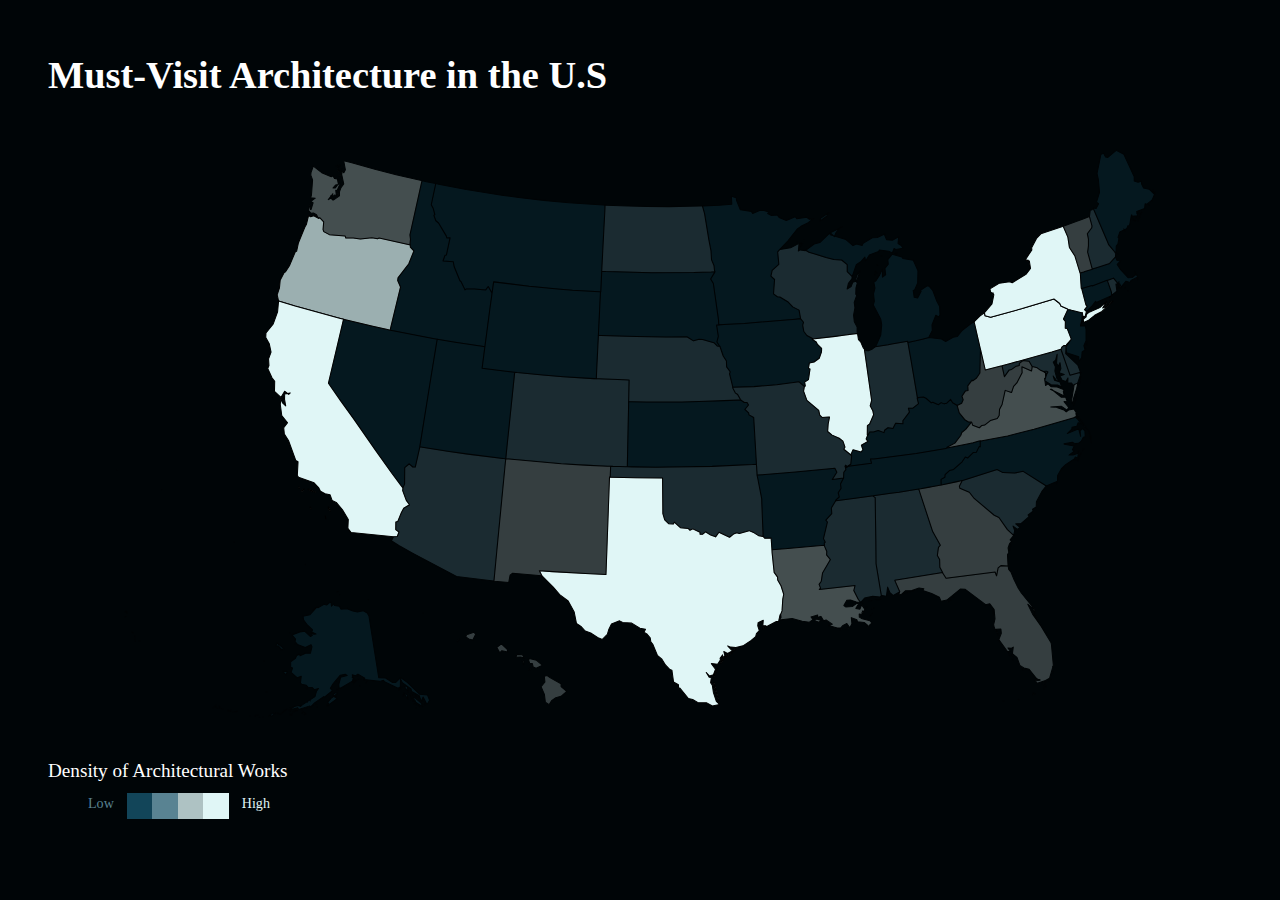
<file: index.html>
<!DOCTYPE html>
<html lang="en">

    <head>
        <meta charset="utf-8"/>
        <title>Must Visit U.S. Architectures</title>
        <link href="style.css" rel="stylesheet" type="text/css"/>
        <script src="functionality.js" type="text/javascript"></script>

        <!-- Bootstrap -->
        <script src="https://ajax.googleapis.com/ajax/libs/jquery/3.6.0/jquery.min.js"></script>
        <script src="https://maxcdn.bootstrapcdn.com/bootstrap/3.4.1/js/bootstrap.min.js"></script>
        <link rel="stylesheet" href="https://maxcdn.bootstrapcdn.com/bootstrap/3.4.1/css/bootstrap.min.css">
        <meta name="viewport" content="width=device-width, initial-scale=1.0">
    </head>
    
    <body id="set-background-color">

        <!-- Header -->
        <div id="title">
            <div>Must-Visit Architecture in the U.S</div>
        </div>

        <!-- Interactive Map -->
        <!-- Source of USA Map SVG: https://simplemaps.com/resources/svg-us  -->
        <!-- XML code has been modified to change visual appearance of map to match my Figma prototype  -->
        <div>
            <svg
            xmlns:dc="http://purl.org/dc/elements/1.1/"
            xmlns:cc="http://creativecommons.org/ns#"
            xmlns:rdf="http://www.w3.org/1999/02/22-rdf-syntax-ns#"
            xmlns:svg="http://www.w3.org/2000/svg"
            xmlns="http://www.w3.org/2000/svg"
            xmlns:sodipodi="http://sodipodi.sourceforge.net/DTD/sodipodi-0.dtd"
            xmlns:inkscape="http://www.inkscape.org/namespaces/inkscape"
            enable_background="new 0 0 1000 589"
            pretty_print="False"
            style="stroke-linejoin: round; stroke:#000; fill: none;"
            version="1.1"
            viewBox="0 0 1000 589"
            preserveAspectRatio="xMinYMin meet"
            inkscape:version="0.48.4 r9939"
            id="responsive-map"
            sodipodi:docname="us.svg">
            <sodipodi:namedview
                pagecolor="#ffffff"
                bordercolor="#666666"
                borderopacity="1"
                objecttolerance="10"
                gridtolerance="10"
                guidetolerance="10"
                inkscape:pageopacity="0"
                inkscape:pageshadow="2"
                inkscape:window-width="1920"
                inkscape:window-height="1137"
                id="namedview69"
                showgrid="false"
                inkscape:zoom="0.80893016"
                inkscape:cx="817.66365"
                inkscape:cy="409.3738"
                inkscape:window-x="1192"
                inkscape:window-y="118"
                inkscape:window-maximized="1"
                inkscape:current-layer="svg2" />
            <defs
                id="defs4">
            <style
                type="text/css"
                id="style6">path { fill-rule: evenodd; }</style>
            </defs>
            <metadata
                id="metadata8">
            <views
                id="views10">
                <view
                    h="589.235294118"
                    padding="0"
                    w="1000"
                    id="view12">
                <proj
                    id="laea-usa"
                    lat0="45"
                    lon0="-100" />
                <bbox
                    h="321.97"
                    w="589.33"
                    x="690.09"
                    y="918.69"
                    id="bbox15" />
                </view>
            </views>
            <rdf:RDF>
                <cc:Work
                    rdf:about="">
                <dc:format>image/svg+xml</dc:format>
                <dc:type
                    rdf:resource="http://purl.org/dc/dcmitype/StillImage" />
                <dc:title />
                </cc:Work>
            </rdf:RDF>
            </metadata>
                
                <a onclick="sessionStorage.setItem('id',0)" href="spotlight.html">
                        <path
                        inkscape:connector-curvature="0"
                        id="OR"
                        class="active"
                        data-name="Oregon"
                        data-id="OR"
                        d="m 162.2384,162.75717 15.43304,4.65903 41.54301,11.45344 3.78546,0.97064 2.71777,0.67944 24.55697,5.82379 13.6859,3.00895 2.71777,0.58238 0.38825,-2.03832 9.221,-38.24287 -2.62071,-6.21204 0.29119,-2.42658 10.09457,-13.20059 4.75609,-11.93876 -3.30015,-3.59134 -0.0971,-1.84419 0,-0.0971 -1.8442,-0.38825 -27.27474,-6.21204 -1.45594,0.67944 -5.33848,-0.87357 -10.774,1.16476 -6.60029,-0.87357 -6.98855,-0.0971 -0.58238,-1.74714 -14.75359,-1.35888 -5.24141,-2.81483 -0.67944,-1.8442 0.58238,-7.279734 -3.49428,-3.785461 -0.29118,0.09706 -0.67945,0.485315 -4.85315,-2.523641 -2.9119,0.873568 -1.94126,-0.970631 -2.03832,8.347429 -1.35889,2.329514 -6.01791,14.656531 -1.74714,8.05624 -1.06769,0.0971 -5.62966,13.39471 -3.78546,5.72672 -1.35889,0.97063 -3.49427,6.79442 -0.67944,7.18267 -2.13539,6.40617 1.26182,5.82378 0,0.0971 z m 35.5251,-79.688825 -0.29119,-0.873568 -0.0971,0.679442 0.38825,0.194126 z"
                        style="stroke-width:0.97063118000000004;fill:#9bafb0" />
                </a>

                <a onclick="sessionStorage.setItem('id',1)" href="spotlight.html">
                    <path
                        inkscape:connector-curvature="0"
                        id="CA"
                        class="active"
                        data-name="California"
                        data-id="CA"
                        d="m 206.01387,363.77489 0.38825,2.13539 0,0.38825 -0.38825,-2.52364 z m -14.26828,-8.34743 0.67944,1.45595 0.38825,-0.0971 -1.06769,-1.35888 z m 16.98604,-0.29119 0.29119,2.52364 1.74714,1.26182 -2.03833,-3.78546 z m -11.74463,-13.78296 -1.0677,-0.29119 0.87357,0.38825 0.19413,-0.0971 z m -10.77401,-2.9119 -2.6207,1.55301 0.67944,0.67945 1.94126,-2.23246 z m -5.04728,-1.8442 -0.19413,0.77651 0.87357,0.19413 -0.67944,-0.97064 z m 8.54155,1.94127 4.27078,2.42658 0.77651,-0.67945 -5.04729,-1.74713 z m -33.09852,-85.51261 -0.0971,0.0971 0.0971,-0.0971 0,0 z m 10.38575,0.48531 -0.0971,-0.29119 0,0.38826 0.0971,-0.0971 z m 56.00542,-73.6709 -3.78546,-0.97064 -41.54301,-11.45344 -15.43304,-4.65903 0,0.38825 -0.87357,9.60925 -4.07665,11.35638 -6.79442,8.44449 -0.19412,4.27078 3.30014,5.92085 1.65008,7.76505 -2.32952,6.3091 0.38825,6.30911 -1.16475,2.6207 3.97958,8.63862 2.52364,3.30015 -0.19412,9.41512 6.01791,5.72672 3.49427,-5.82378 3.78547,3.00895 1.45594,-1.35888 -5.24141,0.97063 -0.0971,4.95022 1.0677,6.21204 -2.9119,-2.81483 -1.65007,-3.78546 -0.48532,5.2414 1.35889,10.38576 5.43553,6.69735 -3.59133,4.65903 0.58237,5.92085 3.88253,6.01792 6.79442,18.63612 2.13539,1.16475 -0.67945,12.9094 1.0677,1.55301 14.55947,5.24141 4.4649,4.75609 1.55301,3.10602 4.27078,2.42658 4.65903,0.87357 1.94126,5.33847 3.88252,1.8442 5.82379,6.89148 5.43554,9.02687 -0.38826,8.34743 3.00896,3.97958 39.69882,3.88253 0,0 3.49427,-0.19413 1.55301,-4.27077 -3.00896,-2.23246 0.0971,-7.0856 1.74713,-0.38826 3.49427,-8.54155 2.13539,-3.97959 5.43554,-3.20308 -3.00896,-4.07665 -3.39721,-9.12394 0.19413,-2.42657 0,-0.0971 -2.52364,-3.39721 -7.76505,-10.38575 -15.04479,-21.15976 -20.96563,-30.08957 -11.8417,-16.40366 -11.45345,-16.50074 13.20058,-56.00542 0.87357,-3.68839 z"
                        style="stroke-width:0.97063118000000004;fill:#E0F6F6" />
                </a>

                <a onclick="sessionStorage.setItem('id',2)" href="spotlight.html">
                    <path
                        inkscape:connector-curvature="0"
                        id="TX"
                        class="active"
                        data-name="Texas"
                        data-id="TX"
                        d="m 573.98015,536.93549 -4.65902,-17.56842 0,3.30015 4.65902,14.26827 z m -1.06769,-30.86607 -3.30015,6.21204 -0.38825,2.03833 3.6884,-8.25037 z m 2.6207,-4.56196 3.10602,-4.07666 -2.23245,1.35889 -0.87357,2.71777 z m 10.96814,-9.90044 -7.27974,3.78546 2.03833,-0.38825 5.24141,-3.39721 z m 0.97063,-1.35889 2.03832,-1.65007 -0.7765,0.19413 -1.26182,1.45594 z m -115.11686,-162.87191 -0.67944,-0.0971 -3.30015,91.0452 -19.2185,-0.87357 -30.76901,-1.74713 -12.32701,-0.87357 2.42658,4.75609 0.0971,0.0971 10.48282,10.48281 6.01791,7.08561 7.95917,5.92085 5.62967,10.28869 2.13538,10.77401 4.56197,3.00895 3.59134,3.97959 5.14434,1.8442 7.47386,4.75609 3.39721,1.26183 4.65903,-4.65903 1.45595,-4.95022 2.42658,-4.7561 7.57092,-3.00895 2.91189,1.45594 8.44449,0.67945 7.66799,4.75609 5.24141,0.97063 -1.45595,2.71777 3.00896,1.94126 2.81483,3.39721 0.58238,3.59133 1.8442,2.42658 4.27077,10.28869 4.27078,3.59134 3.30015,5.43553 4.17371,4.27078 1.8442,0.58238 1.55301,11.06519 4.56197,2.52365 0.19412,3.49427 1.16476,-0.29119 7.95918,9.70631 3.97959,0.87357 5.04728,3.00896 7.76505,0 5.62966,3.10601 6.69735,-1.45594 -3.00895,-2.81483 -2.71777,-8.1533 -1.06769,-7.08561 -1.55301,-2.32952 0.67944,-4.75609 -2.03833,-0.19413 -2.71777,-4.4649 3.10602,3.30015 3.59134,-1.26182 1.94126,-5.14435 -3.88252,-5.24141 5.82378,0.67944 2.71777,-4.17371 -0.38825,-1.45595 2.42658,-3.20308 -0.58238,2.81483 2.71777,-2.13539 -1.0677,-3.78546 3.49427,1.8442 4.46491,-2.52364 -4.36784,-4.56197 2.71776,1.0677 5.04729,0.29119 6.60029,-1.45595 7.3768,-4.95022 4.4649,-3.6884 0.67944,-2.71777 2.71777,-2.81483 -1.45595,-4.65903 0.29119,-2.91189 4.85316,-2.13539 -0.38826,5.14435 2.9119,0 -3.20308,2.71776 12.90939,-6.79441 2.13539,-0.0971 1.35888,-6.21204 0.38826,0 1.45594,-3.59133 0.67944,-11.0652 0.87357,-4.4649 -2.52364,-7.95918 -3.10602,-5.43553 -0.0971,-2.62071 -3.20309,-4.4649 -1.94126,-18.73318 -0.0971,-2.32952 -0.19413,-2.42658 -0.58238,-8.54155 -5.82378,0.19413 -1.45595,-1.55301 -0.29119,-0.0971 -0.0971,0 -3.78546,-0.67944 -4.36784,-2.81483 -4.85316,-2.03832 -9.12393,2.6207 -2.42658,-0.58238 -3.00896,1.16476 -3.6884,3.00895 -9.90044,-4.65902 -3.10601,4.27077 -4.56197,-1.65007 -4.85316,-3.10602 -2.6207,2.23245 -2.52364,0.0971 0,-1.84419 -6.79442,-3.20309 -2.71777,1.26182 -1.35888,-1.55301 -7.47386,-0.7765 -5.72673,-5.24141 -0.87356,1.74714 -4.17372,-0.19413 -3.88252,-3.6884 -1.74714,-5.82379 -0.29119,-33.19558 -24.84816,-0.29119 -23.48927,-0.58238 -0.58238,0 z"
                        style="stroke-width:0.97063118000000004;fill:#E0F6F6" />
                </a>
                
                <a onclick="sessionStorage.setItem('id',3)" href="spotlight.html">
                    <path
                        inkscape:connector-curvature="0"
                        id="PA"
                        class="active"
                        data-name="Pennsylvania"
                        data-id="PA"
                        d="m 900.01517,170.13396 -6.3091,-2.71776 -1.06769,-2.42658 -5.43554,-4.17372 -29.70131,8.92981 -29.50719,8.05624 -5.14435,-1.26182 -0.67944,-2.91189 -1.65007,1.26182 -2.6207,1.8442 -4.7561,4.85315 -0.58238,0.48532 2.71777,11.93876 0.48532,2.13539 2.42657,10.48282 0.48532,2.03832 0,0 4.27078,18.442 13.78296,-3.39721 1.94126,-0.48532 1.74714,-0.48531 6.89148,-1.8442 37.95168,-10.57988 6.89148,-2.13539 1.65008,-0.48532 0,0 0.7765,-1.94126 1.74714,-1.35888 2.32951,0 0.29119,-0.87357 3.78546,-4.27078 0.38825,-0.67944 0.29119,-0.19413 -3.78546,-9.90044 -1.8442,-0.29119 0.0971,-6.50322 -1.74714,-2.13539 4.07665,-9.02687 0,0 -0.19413,-0.38826 z"
                        style="stroke-width:0.97063118000000004;fill:#E0F6F6" />
                </a>

                <a onclick="sessionStorage.setItem('id',4)" href="spotlight.html">
                    <path
                        inkscape:connector-curvature="0"
                        id="IL"
                        class="active"
                        data-name="Illinois"
                        data-id="IL"
                        d="m 661.43403,198.18521 -0.19413,0.48531 3.6884,2.32952 1.16476,2.32951 3.88252,3.6884 -0.0971,3.10602 -2.13539,6.11498 -4.85316,3.49427 -4.36784,0.87357 -0.87357,5.04728 1.45595,0.67944 -1.45595,9.90044 -3.59133,2.23245 0.67944,3.78546 -0.87357,0.38825 0,0 -0.7765,4.27078 3.10602,8.63862 11.06519,9.31806 0.97063,4.4649 2.13539,2.23245 6.98855,-0.38825 -1.26182,6.50323 -0.48532,6.98855 4.17372,3.3972 6.60029,2.9119 3.49427,2.71777 1.94126,5.53259 -1.06769,2.03833 6.89148,5.62966 0.29119,0.0971 -0.58238,-0.58238 1.94126,-4.56196 7.47386,2.03832 1.8442,-2.13539 -1.45594,-4.27077 6.11497,-3.59134 -1.65007,-2.32951 1.45595,-3.30015 0,-0.29119 -0.38826,-0.0971 0.0971,-8.63862 2.13539,-1.55301 3.68839,-8.63862 -0.7765,-3.78546 -2.42658,-4.56196 1.35888,-5.14435 -6.79441,-47.85212 -0.97064,-1.06769 -2.52364,-5.72673 -2.03832,-2.13539 -0.87357,-5.62966 0,-0.19412 -13.10352,1.8442 -7.86211,0.97063 -21.15976,2.42658 0,0 z"
                        style="stroke-width:0.97063118000000004;fill:#E0F6F6" />
                </a>

                <a onclick="sessionStorage.setItem('id',5)" href="spotlight.html">
                    <path
                        inkscape:connector-curvature="0"
                        id="NY"
                        class="active"
                        data-name="New York"
                        data-id="NY"
                        d="m 913.50695,181.78154 -1.45595,2.03832 -0.38825,0.58238 1.8442,-2.6207 z m 13.39471,-4.75609 4.85316,-4.27078 0,-0.19413 -4.85316,4.46491 z m -12.71527,3.00895 0,-3.30014 -0.29119,1.74713 0.29119,1.55301 z m 22.51864,-15.5301 -1.16475,-0.29119 -0.19413,0.87357 1.35888,-0.58238 z m 2.62071,-1.74713 -0.0971,0.97063 0.19412,-0.58238 -0.0971,-0.38825 z m -2.71777,0.0971 -6.50323,6.01791 -9.9975,4.27078 -2.6207,2.23245 -0.19413,2.13539 -2.71777,2.23245 0.38826,2.9119 4.17371,-1.65008 6.11498,-4.95022 6.79441,-3.59133 10.2887,-9.70631 -7.27974,5.53259 -2.32951,0.97064 3.88252,-6.40617 z m 3.00896,-4.07665 0.38825,-0.58238 -1.16476,1.35888 0.77651,-0.7765 z m -109.09895,-3.59134 -1.55301,-0.19412 1.16476,1.55301 0.38825,-1.35889 z m 32.22496,-29.70131 0.19412,-1.0677 -0.7765,0.97064 0.58238,0.0971 z m 0.48531,-6.98855 -0.38825,0.19413 -0.48532,1.06769 0.87357,-1.26182 z m -41.0577,55.13186 0.67944,2.91189 5.14435,1.26182 29.50719,-8.05624 29.70131,-8.92981 5.43554,4.17372 1.06769,2.42658 6.3091,2.71776 0.19413,0.38826 1.65007,0.38825 1.74714,0.48531 10.19163,2.52365 -0.19413,-0.48532 0.87357,3.97959 1.94126,-0.48532 1.0677,-4.36784 0,-0.0971 -1.74714,-1.65007 2.52364,-3.10602 -1.16476,-1.45595 -3.68839,-14.26828 -0.19413,-0.97063 -0.48532,-0.29119 -0.29119,-4.27078 -0.29119,-4.65903 -0.29118,-5.04728 0,-0.29119 -0.19413,0.0971 -4.85316,-15.91835 -5.14434,-8.05624 -1.45595,-9.60924 -4.36784,-10.191633 -0.58238,0.29119 -20.28619,6.794418 -4.07665,4.367845 -4.56197,8.73568 0.19413,1.94126 -6.01791,9.12393 3.68839,1.26182 1.0677,6.89148 -4.27078,5.62967 -12.81233,7.76504 -2.42658,-0.97063 -9.51218,1.35889 -8.83275,5.33847 0.48532,2.81483 3.10602,2.71777 -1.74714,8.54155 -6.98854,8.1533 -0.0971,0.0971 z"
                        style="stroke-width:0.97063118000000004;fill:#E0F6F6" />

                </a>

                <path
                    inkscape:connector-curvature="0"
                    id="WA"
                    data-name="Washington"
                    data-id="WA"
                    d="m 192.13384,77.050432 0.0971,-1.650073 -0.19412,0.09706 0.0971,1.55301 z m 20.67445,-8.832744 0.58237,-0.970631 -0.67944,-0.09706 0.0971,1.067694 z m -1.8442,-1.747136 0.58237,-1.941262 -0.58237,-0.194127 0,2.135389 z m 7.0856,-2.814831 -0.0971,-1.941262 -1.65007,2.523641 1.74713,-0.582379 z m 0.19413,-4.076651 0.29119,-1.941262 -0.19413,-0.485316 -0.0971,2.426578 z m 0.29119,-9.512185 -0.0971,-1.067695 -0.38826,-0.09706 0.48532,1.164758 z m 3.10602,-6.406166 -0.87357,-0.09706 -1.74713,2.717767 2.6207,-2.620704 z m -2.42658,-2.620705 0.48532,-0.388252 0.0971,-0.291189 -0.58238,0.679441 z m -0.48531,0.29119 -0.29119,-1.941263 -0.87357,1.650073 1.16476,0.29119 z m -0.48532,-2.717768 -0.87357,-0.388252 0.67944,0.970631 0.19413,-0.582379 z m 2.91189,1.650074 0,-1.261821 -0.29119,0.485316 0.29119,0.776505 z m 0.87357,-1.261821 -0.38825,-0.291189 -0.0971,0 0.48531,0.291189 z m -5.5326,-2.135389 -0.48531,-0.388252 -0.19413,-0.09706 0.67944,0.485315 z m 3.59134,-0.388252 -2.6207,0.679442 0.67944,0.194126 1.94126,-0.873568 z m -2.13539,-0.194126 -0.48531,-0.582379 -0.0971,0.09706 0.58238,0.485316 z m 2.03833,-1.164758 -0.38826,0 0.48532,0.194126 -0.0971,-0.194126 z m -19.02438,49.793381 3.49428,3.785461 -0.58238,7.279734 0.67944,1.8442 5.24141,2.81483 14.75359,1.35888 0.58238,1.74714 6.98855,0.0971 6.60029,0.87357 10.774,-1.16476 5.33848,0.87357 1.45594,-0.67944 27.27474,6.21204 1.8442,0.38825 -0.19413,-0.97063 0.38826,-4.36784 -0.48532,-4.17371 11.25932,-50.666952 -1.55301,-0.29119 -22.71277,-5.338471 -19.80087,-5.047282 -22.42159,-6.21204 -6.69735,-1.650073 1.55301,8.444491 -1.45595,2.717768 -2.6207,-1.358884 2.52364,11.744637 -2.71777,3.882525 -1.26182,3.591336 0,3.688398 -5.72672,3.979588 -2.42658,-1.55301 -2.32952,1.164758 4.27078,-5.532598 -1.06769,3.785462 2.42658,-2.620705 1.94126,0.388253 -0.58238,-4.853156 1.26182,0.194126 2.6207,-5.823787 -0.87356,-0.873568 -3.39721,4.36784 -2.23246,0.09706 2.42658,-2.717767 2.71777,-0.679442 -0.97063,-4.950219 -2.71777,-0.679442 -1.35888,-2.329515 -1.65008,0.873568 -8.9298,-3.882524 -7.86211,-6.114977 -2.13539,5.92085 -0.19413,2.523641 1.65007,4.464904 -1.06769,14.462405 -0.77651,2.232452 4.36784,0.388252 -4.36784,3.10602 2.32952,1.164757 -1.8442,6.21204 -0.87357,-4.853156 -1.65007,5.629661 2.23245,2.717767 2.42658,-0.194126 2.91189,1.747136 1.45595,2.814831 1.74713,0 0,0 z"
                    style="stroke-width:0.97063118000000004;fill:#E0F6F6"/>
                <path
                    inkscape:connector-curvature="0"
                    id="MA"
                    data-name="Massachusetts"
                    data-id="MA"
                    d="m 956.31178,153.05085 -0.29118,-0.19412 0,0.29119 0.29118,-0.0971 z m -2.91189,-2.6207 0.67944,-0.29119 0,-0.38825 -0.67944,0.67944 z m 12.03583,-7.57092 -0.0971,-1.35889 -0.19412,-0.7765 0.29119,2.13539 z m -42.41659,-9.9975 -0.67944,0.29119 -5.5326,1.65007 -1.94126,0.67944 -2.23245,0.67944 -0.7765,0.29119 0,0.29119 0.29118,5.04728 0.29119,4.65903 0.29119,4.27078 0.48532,0.29119 1.74714,-0.48532 7.86211,-2.32951 0.19412,0.48531 13.97709,-5.33847 0.0971,0.19413 1.26182,-0.48532 4.4649,-1.74713 4.27078,5.14434 0,0 0.58238,-0.48531 0.29119,-1.45595 -0.0971,2.32952 0,0 0.97063,0 0.29119,1.16475 0.87357,1.65008 0,0 4.56197,-5.5326 3.78546,1.26182 0.87357,-1.94126 6.21204,-3.30015 -2.62071,-5.14435 0.67945,3.30015 -3.20309,2.42658 -3.59133,0.29119 -7.18267,-7.66799 -3.20309,-4.85315 3.20309,-3.39721 -3.30015,-0.19413 -1.35888,-3.20308 -0.0971,-0.19413 -5.53259,6.01791 -12.22996,4.07666 -3.97959,1.26182 0,0 z"
                    style="stroke-width:0.97063118000000004;fill:#124559" /> 
                <path
                    inkscape:connector-curvature="0"
                    id="MN"
                    data-name="Minnesota"
                    data-id="MN"
                    d="m 558.54712,73.847349 1.94126,6.891482 4.07665,24.848159 1.94126,9.90044 0.58238,8.73568 2.23246,5.24141 0.48531,4.4649 0.38825,1.45595 -0.0971,0.29119 -3.88252,6.40616 2.52364,4.27078 4.85315,34.16622 0.19413,4.4649 4.85315,-0.29119 19.12144,-1.06769 47.75505,-3.97959 4.7561,-0.48532 0,-0.48531 -1.35889,-7.47386 -5.92085,-3.00896 -4.65903,-4.85315 -7.37679,-4.46491 -2.32952,-0.19412 -3.59133,-2.71777 0.97063,-13.39471 -3.39721,-3.10602 1.16476,-5.43554 6.21204,-5.62966 -1.0677,-11.64757 2.23245,-2.52364 0,0 7.57093,-7.95918 8.63861,-11.065195 3.30015,-2.329514 5.82379,-2.814831 6.11497,-4.561967 -4.07665,0.776505 -2.42658,-1.844199 -9.31806,1.261821 -1.45594,-1.747136 -8.34743,3.397209 -6.69736,-2.814831 -1.84419,-2.232452 -5.33848,0.388253 -3.59133,-1.844199 1.16476,-1.358884 -4.56197,-1.455947 -4.07665,0 -6.50323,2.814831 -1.26182,-1.941263 -10.28869,-1.455947 -3.49427,-8.73568 -0.38826,-2.620705 -4.4649,-1.26182 0.38825,7.47386 -11.8417,0.873568 -14.65653,0.582379 -0.97063,0.09706 z"
                    style="stroke-width:0.97063118000000004;fill:#124559" /> 
                <path
                    inkscape:connector-curvature="0"
                    id="MT"
                    data-name="Montana"
                    data-id="MT"
                    d="m 465.65771,72.973781 -32.12789,-2.135389 -23.39221,-2.232451 -23.29515,-2.717768 -14.46241,-1.941262 -23.10102,-3.591336 -11.55051,-1.941262 -25.81879,-4.950219 -2.71777,-0.582379 -4.17371,19.800877 1.8442,3.591335 1.45595,5.532598 -0.87357,0.776505 1.8442,5.047282 2.52364,2.135389 7.18267,12.035829 0.67944,2.03832 2.91189,-0.19412 -3.39721,15.91835 -1.35888,0.38825 -1.8442,5.33847 9.60925,0.67944 0.77651,4.46491 5.43553,13.29765 0.97063,0.7765 3.78546,7.76505 0.97063,-0.7765 8.05624,-0.0971 10.19163,1.0677 2.52364,-3.30015 3.00896,5.43553 0.58238,0.29119 0.0971,-0.58237 1.35888,-9.51219 33.19559,4.07665 26.49823,2.52364 13.97709,1.16476 24.94522,1.45595 1.26182,0.0971 0.29119,0 0.0971,-1.35888 0.29119,-6.69736 0.38825,-8.83274 0.0971,-2.23246 0.19413,-3.88252 1.55301,-30.47782 1.26182,-23.683401 0.0971,-3.882525 -1.8442,-0.09706 z"
                    style="stroke-width:0.97063118000000004;fill:#124559" />
                <path
                    inkscape:connector-curvature="0"
                    id="ND"
                    data-name="North Dakota"
                    data-id="ND"
                    d="m 556.50879,73.847349 -29.31306,0.582379 -20.48032,-0.09706 -17.56842,-0.388253 -20.57738,-0.776505 -1.0677,-0.09706 -0.0971,3.882525 -1.26182,23.683405 -1.55301,30.47782 -0.19413,3.88252 3.78546,0.19413 42.80484,1.16476 39.50469,-0.29119 16.40367,-0.48532 3.30014,-0.19412 -0.38825,-1.45595 -0.48531,-4.4649 -2.23246,-5.24141 -0.58238,-8.73568 -1.94126,-9.90044 -4.07665,-24.848163 -1.94126,-6.891482 -2.03833,0 z"
                    style="stroke-width:0.97063118000000004;fill:#598392" />
                <path
                    inkscape:connector-curvature="0"
                    id="HI"
                    data-name="Hawaii"
                    data-id="HI"
                    d="m 416.34965,514.99923 -3.00896,-2.23245 -2.6207,0.67944 0.58238,5.43553 -3.59134,4.46491 3.10602,7.08561 0.87357,7.27973 3.59133,2.32951 2.23246,-3.59133 3.97958,-2.91189 4.85316,-1.26183 5.33847,-4.56196 -5.24141,-4.46491 -0.0971,-2.71776 -9.9975,-5.5326 z m -17.66549,-7.86211 -1.45595,-1.26182 -1.35888,1.8442 2.81483,-0.58238 z m -7.27973,-4.17372 0.38825,-3.59133 -1.8442,-0.29119 1.45595,3.88252 z m 6.11497,-5.92085 -1.65007,0.77651 1.16476,3.6884 2.52364,0.19412 0.7765,3.20308 2.71777,1.16476 6.01791,-2.81483 -5.62966,-4.65903 -5.92085,-1.55301 z m -12.42408,-3.97959 -0.87356,2.62071 4.17371,-0.0971 3.88252,0.97063 -2.03832,-3.20309 -5.14435,-0.29119 z m -12.22995,-7.66798 -2.23245,-2.13539 -4.27078,3.30015 2.71777,5.04728 1.94126,-2.03833 5.5326,1.16476 -0.48532,-2.32952 -3.20308,-3.00895 z m -43.48428,-4.27078 0.58238,-1.35888 1.65007,-0.87357 -2.23245,2.23245 z m 15.43304,-8.83274 -6.79442,2.52364 -0.67944,1.8442 2.71777,1.94126 3.78546,0.97063 2.71776,-5.33847 -1.74713,-1.94126 z m -47.07561,-17.85962 0,-0.0971 -0.19413,0 0.19413,0.0971 z m -51.44346,-12.71527 0,0.19413 0.0971,0 -0.0971,-0.19413 z m -26.98355,-4.4649 0.0971,0.0971 0,0 -0.0971,-0.0971 z m -1.06769,-1.94126 0,0 0,0 0,0 z m -0.87357,-0.97063 -0.19412,0 0,0.0971 0.19412,-0.0971 z m 0.67944,0 -0.0971,0 0.0971,0 0,0 z m -0.0971,-0.0971 0,0 0,0.0971 0,-0.0971 z m -30.47782,-25.04228 -0.0971,-0.29119 0,0.0971 0.0971,0.19413 z m -66.48824,-21.25682 -0.29119,0.29118 0.19413,0.0971 0.0971,-0.38825 z m -70.370758,-49.01688 0,0 0,0 0,0 z m 2.426578,0.0971 -0.09706,0 0,0 0.09706,0 z m -0.485316,-0.0971 0,0 0,0 0,0 z m -41.445952,-18.1508 0.291189,-0.0971 0,-0.19412 -0.291189,0.29119 z"
                    style="stroke-width:0.97063118000000004;fill:#AEC2C3" />
                <path
                    inkscape:connector-curvature="0"
                    id="ID"
                    data-name="Idaho"
                    data-id="ID"
                    d="m 309.0949,52.881715 -8.63862,-1.747136 -2.81483,-0.679442 -1.26182,-0.291189 -11.25932,50.666952 0.48532,4.17371 -0.38826,4.36784 0.19413,0.97063 0,0.0971 0.0971,1.84419 3.30015,3.59134 -4.75609,11.93876 -10.09457,13.20059 -0.29119,2.42658 2.62071,6.21204 -9.221,38.24287 -0.38825,2.03832 2.71776,0.58238 27.46887,5.43553 10.96813,2.03833 2.81483,0.48532 2.71777,0.48531 13.97709,2.23245 25.04228,3.78546 2.81483,0.38826 0.38825,-3.20309 0.87357,-6.3091 3.30015,-25.23641 1.74714,-12.52114 0.38825,-3.20309 -0.58238,-0.29119 -3.00896,-5.43553 -2.52364,3.30015 -10.19163,-1.0677 -8.05624,0.0971 -0.97063,0.7765 -3.78546,-7.76505 -0.97063,-0.7765 -5.43553,-13.29765 -0.77651,-4.46491 -9.60925,-0.67944 1.8442,-5.33847 1.35888,-0.38825 3.39721,-15.91835 -2.91189,0.19412 -0.67944,-2.03832 -7.18267,-12.035829 -2.52364,-2.135389 -1.8442,-5.047282 0.87357,-0.776505 -1.45595,-5.532598 -1.8442,-3.591335 4.17371,-19.800877 -0.0971,0 z"
                    style="stroke-width:0.97063118000000004;fill:#124559" />
                <path
                    inkscape:connector-curvature="0"
                    id="AZ"
                    data-name="Arizona"
                    data-id="AZ"
                    d="m 372.18593,309.90486 -32.71027,-4.07665 -17.56843,-2.52365 -25.04228,-3.97958 -2.52364,-0.38826 0,0.19413 -4.27078,18.83025 -2.23245,-0.0971 -3.39721,-3.00895 -4.27078,3.59133 -0.0971,15.43304 -1.55301,3.30014 0,0.29119 0,0.0971 -0.19413,2.42657 3.39721,9.12394 3.00896,4.07665 -5.43554,3.20308 -2.13539,3.97959 -3.49427,8.54155 -1.74713,0.38826 -0.0971,7.0856 3.00896,2.23246 -1.55301,4.27077 -3.49427,0.19413 0,0 -2.03833,3.78546 6.98855,4.36784 13.20058,7.3768 40.76651,21.64507 34.55447,4.27078 0.38825,0 2.71777,-28.63362 0.67944,-7.08561 7.27974,-75.12685 0.38825,-3.49427 -2.52364,-0.29119 z"
                    style="stroke-width:0.97063118000000004;fill:#598392" />
                
                <path
                    inkscape:connector-curvature="0"
                    id="CO"
                    data-name="Colorado"
                    data-id="CO"
                    d="m 489.6323,255.54951 0.38826,-19.02437 -4.65903,-0.19413 -23.6834,-0.87357 -2.32952,-0.0971 -1.94126,-0.0971 -28.82775,-1.8442 -19.2185,-1.55301 -23.97459,-2.32952 -2.32951,-0.29119 -0.29119,2.52365 -5.24141,50.56988 -1.8442,17.66549 -0.7765,7.66799 -0.19413,2.52364 3.00896,0.29119 48.91981,4.27077 21.54801,1.35889 21.45095,0.97063 3.10602,0.0971 1.94126,0.0971 4.07665,0.0971 1.94127,0.0971 6.11497,0.19413 1.55301,0 0,-1.94127 1.0677,-51.34639 0.0971,-5.72672 0,-1.8442 0.0971,-1.26182 z"
                    style="stroke-width:0.97063118000000004;fill:#598392" />
                <path
                    inkscape:connector-curvature="0"
                    id="NV"
                    data-name="Nevada"
                    data-id="NV"
                    d="m 294.82662,295.8307 10.09457,-62.79983 5.14434,-31.44846 0.58238,-3.10601 -2.81483,-0.48532 -10.96813,-2.03833 -27.46887,-5.43553 -2.71776,-0.58238 -2.71777,-0.58238 -13.6859,-3.00895 -24.55697,-5.82379 -2.71777,-0.67944 -0.87357,3.68839 -13.20058,56.00542 11.45345,16.50074 11.8417,16.40366 20.96563,30.08957 15.04479,21.15976 7.76505,10.38575 2.52364,3.39721 0,-0.29119 1.55301,-3.30014 0.0971,-15.43304 4.27078,-3.59133 3.39721,3.00895 2.23245,0.0971 4.27078,-18.83025 0,-0.19413 0.48531,-3.10602 z"
                    style="stroke-width:0.97063118000000004;fill:#124559" />
                <path
                    inkscape:connector-curvature="0"
                    id="NM"
                    data-name="New Mexico"
                    data-id="NM"
                    d="m 472.45213,324.75551 0.0971,-2.52364 0.0971,-2.52364 0.0971,-2.52364 -3.10602,-0.0971 -21.45095,-0.97063 -21.54801,-1.35889 -48.91981,-4.27077 -3.00896,-0.29119 -0.38825,3.49427 -7.27974,75.12685 -0.67944,7.08561 -2.71777,28.63362 0.38826,0.0971 13.39471,1.26183 1.26182,-6.79442 2.42658,-1.94127 27.17767,2.42658 0.19413,0 -2.42658,-4.75609 12.32701,0.87357 30.76901,1.74713 19.2185,0.87357 3.30015,-91.0452 0.67944,0.0971 0.0971,-2.62071 z"
                    style="stroke-width:0.97063118000000004;fill:#AEC2C3" />
                <path
                    inkscape:connector-curvature="0"
                    id="UT"
                    data-name="Utah"
                    data-id="UT"
                    d="m 352.38505,204.97962 -25.04228,-3.78546 -13.97709,-2.23245 -2.71777,-0.48531 -0.58238,3.10601 -5.14434,31.44846 -10.09457,62.79983 -0.48531,3.10602 2.52364,0.38826 25.04228,3.97958 17.56843,2.52365 32.71027,4.07665 2.52364,0.29119 0.19413,-2.52364 0.7765,-7.66799 1.8442,-17.66549 5.24141,-50.56988 0.29119,-2.52365 -1.94126,-0.19412 -24.7511,-3.00896 -3.78546,-0.48531 2.42658,-18.92731 0.19412,-1.26182 -2.81483,-0.38826 z"
                    style="stroke-width:0.97063118000000004;fill:#124559" />
                <path
                    inkscape:connector-curvature="0"
                    id="WY"
                    data-name="Wyoming"
                    data-id="WY"
                    d="m 461.38694,192.16729 0.7765,-15.14184 0.97063,-20.38326 0.0971,-2.52364 -1.26182,-0.0971 -24.94522,-1.45595 -13.97709,-1.16476 -26.49823,-2.52364 -33.19559,-4.07665 -1.35888,9.51219 -0.0971,0.58237 -0.38825,3.20309 -1.74714,12.52114 -3.30015,25.23641 -0.87357,6.3091 -0.38825,3.20309 -0.19412,1.26182 -2.42658,18.92731 3.78546,0.48531 24.7511,3.00896 1.94126,0.19412 2.32951,0.29119 23.97459,2.32952 19.2185,1.55301 28.82775,1.8442 1.94126,0.0971 0.0971,-2.52364 0.48532,-10.19163 0.87357,-17.76255 0.38825,-7.57092 0.0971,-2.52364 0.0971,-2.62071 z"
                    style="stroke-width:0.97063118000000004;fill:#124559" />
                <path
                    inkscape:connector-curvature="0"
                    id="AR"
                    data-name="Arkansas"
                    data-id="AR"
                    d="m 690.4559,328.05566 -10.48282,1.55301 4.27078,-6.79442 -1.8442,-3.78546 -36.98105,3.59134 -31.25432,2.52364 -4.56197,0.29119 0.58238,2.71776 3.78546,19.60675 0.0971,4.36784 1.0677,26.40117 0.0971,4.36784 0.29119,0.0971 1.45595,1.55301 5.82378,-0.19413 0.58238,8.54155 0.19413,2.42658 3.00896,-0.29119 9.22099,-0.67944 36.5928,-3.39721 0.19412,0 -0.0971,-2.13539 0.97063,-0.67944 -1.74713,-3.30014 3.6884,-15.5301 -1.45595,-1.74714 5.5326,-6.11498 -0.38826,-5.2414 4.07665,-6.79442 0,-0.0971 -0.19412,-0.19412 3.49427,-3.20309 -0.97063,-3.88252 2.71777,-4.27078 -0.58238,-3.97959 2.91189,-5.62966 0,-0.0971 -0.0971,0 z"
                    style="stroke-width:0.97063118000000004;fill:#124559" />
                <path
                    inkscape:connector-curvature="0"
                    id="IA"
                    data-name="Iowa"
                    data-id="IA"
                    d="m 661.53109,197.69989 -5.33847,-2.81483 -2.9119,-3.97959 -0.97063,-5.72672 0.77651,-2.62071 -2.81483,-3.39721 0,0 -4.7561,0.48532 -47.75505,3.97959 -19.12144,1.06769 -4.85315,0.29119 -2.03833,0.0971 1.65008,10.77401 -1.35889,5.14435 2.13539,3.20308 0,0.67944 0.67944,0.0971 3.10602,9.12394 3.00896,4.75609 0.19413,5.43554 3.30014,4.56196 -0.58238,1.94126 3.00896,12.22996 0,0.29119 0,0 19.89794,-0.58238 21.25682,-1.8442 20.86857,-2.62071 4.7561,4.17372 0.19412,0.19412 0.87357,-0.38825 -0.67944,-3.78546 3.59133,-2.23245 1.45595,-9.90044 -1.45595,-0.67944 0.87357,-5.04728 4.36784,-0.87357 4.85316,-3.49427 2.13539,-6.11498 0.0971,-3.10602 -3.88252,-3.6884 -1.16476,-2.32951 -3.6884,-2.32952 0.19413,-0.48531 0.0971,-0.48532 z"
                    style="stroke-width:0.97063118000000004;fill:#124559" />
                <path
                    inkscape:connector-curvature="0"
                    id="KS"
                    data-name="Kansas"
                    data-id="KS"
                    d="m 608.92288,312.71969 -2.42658,-41.0577 -4.36784,-2.52364 -0.38825,-1.94127 -3.49428,-3.10602 3.39721,-4.17371 -1.35888,-2.42658 -2.52364,0.0971 -2.32952,-1.65008 -0.97063,-0.7765 -3.30014,0.19412 -35.81629,1.35889 -16.40367,0.38825 -32.61321,0 -13.10352,-0.19413 -3.6884,-0.0971 0,1.8442 -0.0971,5.72672 -1.0677,51.34639 0,1.94127 4.17372,0.0971 22.51864,0.29119 52.70528,-0.77651 37.56342,-1.74713 3.6884,-0.29119 -0.0971,-2.52364 z"
                    style="stroke-width:0.97063118000000004;fill:#124559" />
                <path
                    inkscape:connector-curvature="0"
                    id="MO"
                    data-name="Missouri"
                    data-id="MO"
                    d="m 653.66898,242.44599 -4.7561,-4.17372 -20.86857,2.62071 -21.25682,1.8442 -19.89794,0.58238 0,0 -0.0971,0.58238 2.42657,4.65903 2.23246,1.553 2.6207,4.65903 0.38825,0.38826 0.97063,0.7765 2.32952,1.65008 2.52364,-0.0971 1.35888,2.42658 -3.39721,4.17371 3.49428,3.10602 0.38825,1.94127 4.36784,2.52364 2.42658,41.0577 0.0971,2.52364 0.19413,2.52364 0.0971,2.52364 0.19413,2.6207 0.0971,2.52365 4.56197,-0.29119 31.25432,-2.52364 36.98105,-3.59134 1.8442,3.78546 -4.27078,6.79442 10.48282,-1.55301 0.0971,0 0,-0.7765 0.19413,-4.46491 1.94126,-2.42658 -0.58238,-2.71776 -0.0971,-0.0971 -0.0971,-0.0971 0.38825,-1.26182 0.58238,0.19413 0.29119,0.7765 -0.0971,0.29119 0,0.0971 0,0.77651 0.38826,0.0971 0.7765,-0.97063 0,-0.0971 0.0971,-0.29119 2.52364,-1.55301 0.38826,-0.19413 0.87357,-7.95917 -0.19413,-0.38826 -0.29119,-0.0971 -6.89148,-5.62966 1.06769,-2.03833 -1.94126,-5.53259 -3.49427,-2.71777 -6.60029,-2.9119 -4.17372,-3.3972 0.48532,-6.98855 1.26182,-6.50323 -6.98855,0.38825 -2.13539,-2.23245 -0.97063,-4.4649 -11.06519,-9.31806 -3.10602,-8.63862 0.7765,-4.27078 0,0 -0.19412,-0.19412 z"
                    style="stroke-width:0.97063118000000004;fill:#598392" /> -->
                <path
                    inkscape:connector-curvature="0"
                    id="NE"
                    data-name="Nebraska"
                    data-id="NE"
                    d="m 572.33008,204.68843 -3.00895,-3.00895 -10.57988,-3.10602 -3.39721,-0.0971 -5.14435,1.45594 -6.11498,-3.88252 -19.12143,0.19412 -27.85712,-0.29119 -32.90439,-1.06769 -2.9119,-0.0971 -0.0971,2.52364 -0.38825,7.57092 -0.87357,17.76255 -0.48532,10.19163 -0.0971,2.52364 2.32952,0.0971 23.6834,0.87357 4.65903,0.19413 -0.38826,19.02437 -0.0971,1.26182 3.6884,0.0971 13.10352,0.19413 32.61321,0 16.40367,-0.38825 35.81629,-1.35889 3.30014,-0.19412 -0.38825,-0.38826 -2.6207,-4.65903 -2.23246,-1.553 -2.42657,-4.65903 0.0971,-0.58238 0,-0.29119 -3.00896,-12.22996 0.58238,-1.94126 -3.30014,-4.56196 -0.19413,-5.43554 -3.00896,-4.75609 -3.10602,-9.12394 -0.67944,-0.0971 -1.8442,-0.19413 z"
                    style="stroke-width:0.97063118000000004;fill:#598392" />
                <path
                    inkscape:connector-curvature="0"
                    id="OK"
                    data-name="Oklahoma"
                    data-id="OK"
                    d="m 609.50526,322.91131 -0.19413,-2.6207 -0.0971,-2.52364 -0.19413,-2.52364 -3.6884,0.29119 -37.56342,1.74713 -52.70528,0.77651 -22.51864,-0.29119 -4.17372,-0.0971 -1.55301,0 -6.11497,-0.19413 -1.94127,-0.0971 -4.07665,-0.0971 -1.94126,-0.0971 -0.0971,2.52364 -0.0971,2.52364 -0.0971,2.52364 -0.0971,2.62071 0.58238,0 23.48927,0.58238 24.84816,0.29119 0.29119,33.19558 1.74714,5.82379 3.88252,3.6884 4.17372,0.19413 0.87356,-1.74714 5.72673,5.24141 7.47386,0.7765 1.35888,1.55301 2.71777,-1.26182 6.79442,3.20309 0,1.84419 2.52364,-0.0971 2.6207,-2.23245 4.85316,3.10602 4.56197,1.65007 3.10601,-4.27077 9.90044,4.65902 3.6884,-3.00895 3.00896,-1.16476 2.42658,0.58238 9.12393,-2.6207 4.85316,2.03832 4.36784,2.81483 3.78546,0.67944 0.0971,0 -0.0971,-4.36784 -1.0677,-26.40117 -0.0971,-4.36784 -3.78546,-19.60675 -0.58238,-2.71776 -0.0971,-2.52365 z"
                    style="stroke-width:0.97063118000000004;fill:#598392" />
                <path
                    inkscape:connector-curvature="0"
                    id="SD"
                    data-name="South Dakota"
                    data-id="SD"
                    d="m 566.89455,135.57949 -16.40367,0.48532 -39.50469,0.29119 -42.80484,-1.16476 -3.78546,-0.19413 -0.0971,2.23246 -0.38825,8.83274 -0.29119,6.69736 -0.0971,1.35888 -0.29119,0 -0.0971,2.52364 -0.97063,20.38326 -0.7765,15.14184 -0.0971,2.62071 2.9119,0.0971 32.90439,1.06769 27.85712,0.29119 19.12143,-0.19412 6.11498,3.88252 5.14435,-1.45594 3.39721,0.0971 10.57988,3.10602 3.00895,3.00895 1.8442,0.19413 0,-0.67944 -2.13539,-3.20308 1.35889,-5.14435 -1.65008,-10.77401 2.03833,-0.0971 -0.19413,-4.4649 -4.85315,-34.16622 -2.52364,-4.27078 3.88252,-6.40616 0.0971,-0.29119 -3.30014,0.19412 z"
                    style="stroke-width:0.97063118000000004;fill:#124559" />
                <path
                    inkscape:connector-curvature="0"
                    id="LA"
                    data-name="Louisiana"
                    data-id="LA"
                    d="m 688.99995,469.2825 -1.26182,0.29119 -0.58238,0.58238 1.8442,-0.87357 z m 4.07665,0 -0.67944,-0.29119 -0.19412,0.29119 0.87356,0 z m 2.32952,-0.77651 -0.67944,0 -0.38826,0.48532 1.0677,-0.48532 z m -1.16476,-0.67944 -0.19413,-0.29119 -0.0971,0.29119 0.29119,0 z m 7.76505,-5.14434 -0.29119,0.19412 0.48532,0 -0.19413,-0.19412 z m 13.58884,-5.72673 0.58238,-0.7765 -0.67945,0.87357 0.0971,-0.0971 z m 1.94126,-2.52364 -0.19413,0.0971 0,0.0971 0.19413,-0.19413 z m -49.89044,8.54156 1.45594,-1.8442 -3.97959,-1.0677 -1.74713,1.45595 4.27078,1.45595 z m 40.28119,-8.44449 -0.38825,-0.38826 -0.0971,0.19413 0.48532,0.19413 z m 1.06769,-1.74714 -0.97063,-0.29119 0.29119,0.97063 0.67944,-0.67944 z m 7.95918,-1.65007 0,-0.29119 0,0.0971 0,0.19413 z m 1.94126,-1.26182 -0.0971,-0.0971 0.0971,0.19413 0,-0.0971 z m -0.7765,-0.19413 -0.19413,-0.0971 -0.0971,0.29119 0.29119,-0.19413 z m -6.79442,-0.29119 0.87357,-0.29119 0,-0.29119 -0.87357,0.58238 z m 0.48532,-0.48532 0.48531,-0.48531 -0.0971,-0.0971 -0.38825,0.58237 z m -3.39721,-3.59133 -0.19413,0.19413 0.0971,0 0.0971,-0.19413 z m -35.8163,-54.35535 -0.19412,0 -36.5928,3.39721 -9.22099,0.67944 -3.00896,0.29119 0.0971,2.32952 1.94126,18.73318 3.20309,4.4649 0.0971,2.62071 3.10602,5.43553 2.52364,7.95918 -0.87357,4.4649 -0.67944,11.0652 -1.45594,3.59133 0.19412,0 0.29119,2.52364 -1.65007,2.32952 12.03582,-1.35889 9.41513,2.62071 6.69735,0.87357 3.39721,-2.42658 -1.8442,-2.42658 6.21204,-1.94126 -0.19412,2.13539 3.20308,-0.77651 2.6207,4.07665 2.23245,-0.7765 5.82379,3.97959 -3.59133,1.26182 8.25036,2.42657 3.10602,0 1.8442,-2.23245 3.97959,-2.13539 2.81483,4.07666 1.94126,-3.6884 -0.58238,-5.82379 5.24141,2.03833 0.58238,1.74713 6.21204,0.77651 3.10602,2.52364 -0.38825,2.03832 4.36784,-4.07665 -1.65008,-2.13539 -7.27973,-1.8442 -2.71777,-1.55301 -0.0971,-2.91189 3.00896,0.38825 2.32951,-4.75609 -3.00896,-4.17371 -1.65007,3.97958 -3.78546,-0.67944 2.6207,-4.27078 -1.74713,-0.48531 -4.27078,3.00896 -6.11498,0.38825 -1.74713,-1.35889 2.81483,-4.95021 3.30014,-0.0971 5.62967,1.8442 4.07665,0.38825 0,0 -2.23245,-2.81483 -4.27078,-8.34742 1.16476,-4.65903 -33.48678,3.68839 1.26182,-1.26182 -1.35888,-3.49427 2.03832,-3.00896 1.16476,-7.57092 7.3768,-12.6182 -3.59134,-4.36784 0.19413,-3.20309 -2.23246,-5.24141 0,-0.67944 z"
                    style="stroke-width:0.97063118000000004;fill:#E0F6F6" />
                <path
                    inkscape:connector-curvature="0"
                    id="CT"
                    data-name="Connecticut"
                    data-id="CT"
                    d="m 936.99622,143.34454 -13.97709,5.33847 -0.19412,-0.48531 -7.86211,2.32951 -1.74714,0.48532 0.19413,0.97063 3.68839,14.26828 1.16476,1.45595 -2.52364,3.10602 1.74714,1.65007 0,0 5.62966,-5.43554 3.00895,-4.17371 0.58238,1.16476 14.17122,-6.30911 0.29119,-0.29118 -0.0971,-2.32952 -0.58237,-2.03833 -3.00896,-8.44449 -0.38825,-1.06769 -0.0971,-0.19413 z"
                    style="stroke-width:0.97063118000000004;fill:#124559" />
                <path
                    inkscape:connector-curvature="0"
                    id="NH"
                    data-name="New Hampshire"
                    data-id="NH"
                    d="m 923.8927,75.982738 -1.26182,1.55301 -1.45594,-0.29119 -0.77651,6.406166 0,0.09706 2.32952,8.735681 -0.19413,1.747136 -4.17372,5.532598 1.0677,5.047281 0,6.30911 -0.77651,5.82378 4.36784,15.91836 0,0 0,0 3.97959,-1.26182 12.22996,-4.07666 5.53259,-6.01791 0,0 0,-1.55301 0.29119,-2.52364 -0.67944,0.29119 -0.0971,-0.58238 -6.11498,-7.47386 -0.19413,-0.67944 -14.07415,-33.001465 0,0 z"
                    style="stroke-width:0.97063118000000004;fill:#598392" />
                <path
                    inkscape:connector-curvature="0"
                    id="RI"
                    data-name="Rhode Island"
                    data-id="RI"
                    d="m 946.50841,152.08022 -0.0971,-2.03832 -0.29119,0.7765 0.38825,1.26182 z m 1.94126,-1.55301 -1.26182,-2.42657 -0.0971,2.52364 1.35888,-0.0971 z m -0.58238,-3.00895 0.67944,1.74713 0.87357,1.55301 0.58238,-1.16475 -0.87357,-1.65008 -0.29119,-1.16475 -0.97063,0 0,0.67944 z m -10.774,-3.97959 0.38825,1.06769 3.00896,8.44449 0.58237,2.03833 0.0971,2.32952 0.19412,-0.29119 4.65903,-3.6884 -0.87356,-6.60029 1.94126,-0.38826 0,0 -4.27078,-5.14434 -4.4649,1.74713 -1.26182,0.48532 z"
                    style="stroke-width:0.97063118000000004;fill:#598392" />
                <path
                    inkscape:connector-curvature="0"
                    id="VT"
                    data-name="Vermont"
                    data-id="VT"
                    d="m 923.01913,132.86173 -4.36784,-15.91836 0.77651,-5.82378 0,-6.30911 -1.0677,-5.047278 4.17372,-5.532598 0.19413,-1.747136 -2.32952,-8.735681 -1.26182,0.485316 -5.33847,1.941262 -5.24141,2.038326 -12.03583,4.36784 -0.67944,0.194126 4.36784,10.191633 1.45595,9.60924 5.14434,8.05624 4.85316,15.91835 0.19413,-0.0971 0.7765,-0.29119 2.23245,-0.67944 1.94126,-0.67944 5.5326,-1.65007 0.67944,-0.29119 0,0 z"
                    style="stroke-width:0.97063118000000004;fill:#AEC2C3" />
                <path
                    inkscape:connector-curvature="0"
                    id="AL"
                    data-name="Alabama"
                    data-id="AL"
                    d="m 718.31301,344.84758 0.38826,0.77651 1.35888,0.87356 0.58238,39.79588 0.19413,21.8392 4.95021,29.89545 0.38826,-0.0971 4.36784,0.87357 1.16475,-8.63862 1.94127,4.85316 3.30014,3.00896 6.30911,-3.6884 -0.67945,-0.58238 0.19413,0.0971 -4.36784,-9.9975 41.93127,-6.79442 2.81483,-0.48531 0,-0.0971 -2.62071,-4.95022 -0.19412,-7.0856 -2.13539,-3.88253 1.06769,-7.57092 1.74714,-1.94126 -7.18267,-12.81234 -13.00646,-39.60175 -0.0971,-0.19413 -2.9119,0.48532 -15.5301,2.52364 -7.76504,0.97063 -16.30661,2.23245 0.0971,0.19413 z"
                    style="stroke-width:0.97063118000000004;fill:#598392" />
                <path
                    inkscape:connector-curvature="0"
                    id="FL"
                    data-name="Florida"
                    data-id="FL"
                    d="m 854.6867,535.28542 -0.19413,0 0.0971,0.0971 0.0971,-0.0971 z m -0.87357,-0.0971 0,0.0971 0.0971,0 -0.0971,-0.0971 z m 0.19413,-0.0971 0,-0.0971 0,0.0971 0,0 z m -13.20059,1.45594 0,0 0,0.0971 0,-0.0971 z m -0.19412,0.0971 0,-0.0971 0,0.0971 0,0 z m 0.0971,-0.0971 0,0 0,0 0,0 z m -0.97063,0.0971 -0.0971,0 0,0.0971 0.0971,-0.0971 z m 27.56592,-6.11498 -0.0971,0 0.0971,0.19412 0,-0.19412 z m 2.62071,-0.67944 0,-0.19413 -0.19413,0.29119 0.19413,-0.0971 z m -0.97063,-0.19413 -0.38826,-0.38825 -0.0971,0.0971 0.48532,0.29119 z m -0.29119,0.77651 -1.16476,-1.45595 0.67944,1.26182 0.48532,0.19413 z m 9.22099,-5.72673 0,0.38825 0.19413,-0.19412 -0.19413,-0.19413 z m 1.35889,-0.97063 0.29119,-0.48532 -0.38826,0.38826 0.0971,0.0971 z m 0.29119,-0.97063 -0.0971,0 0,0.0971 0.0971,-0.0971 z m -1.74714,-0.29119 -0.0971,-0.0971 0.0971,0.0971 0,0 z m 0.87357,-1.45595 -0.0971,-0.0971 0,0.19413 0.0971,-0.0971 z m -2.62071,-0.0971 -0.0971,-0.0971 0.0971,0.0971 0,0 z m 3.30015,-2.23245 -0.19413,0.0971 0.29119,0.0971 -0.0971,-0.19412 z m 0.38825,0 -0.19412,-0.19413 0.0971,0.29119 0.0971,-0.0971 z m -0.67944,-0.19413 -0.0971,-0.0971 0,0.19412 0.0971,-0.0971 z m 3.59134,-0.67944 0,-0.0971 -0.19413,0.38825 0.19413,-0.29119 z m -4.07665,0.38825 -0.19413,0 0.19413,0.0971 0,-0.0971 z m 2.03832,-1.16476 -0.29119,0 -0.0971,0.0971 0.38825,-0.0971 z m 0.77651,-0.48531 0,0 -0.0971,0 0.0971,0 z m -8.15331,0.38825 0,-0.19412 -0.0971,0.19412 0.0971,0 z m 0.87357,-0.29119 -0.29119,0 0.29119,0.58238 0,-0.58238 z m -2.32951,0.0971 0,-0.58238 -0.48532,0.0971 0.48532,0.48532 z m -1.35889,-0.97064 0.48532,0.48532 0,-0.19413 -0.48532,-0.29119 z m 14.26828,0.58238 -1.74713,0.77651 0.58237,0.0971 1.16476,-0.87357 z m -13.58883,-0.87356 -0.58238,0 0,0.19412 0.58238,-0.19412 z m 15.33597,-4.85316 0.0971,-0.48532 0.0971,-1.26182 -0.19412,1.74714 z m 0.0971,-5.43554 -0.38825,-0.97063 -0.19413,0.38826 0.58238,0.58237 z m -22.42158,2.42658 -0.19413,0.29119 0.48532,0.0971 -0.29119,-0.38825 z m -1.8442,-0.87357 -0.87357,0.29119 0.67945,0.0971 0.19412,-0.38826 z m -1.94126,0.19413 0,-0.29119 -0.0971,0.0971 0.0971,0.19413 z m -2.03833,-0.0971 -0.58238,0.38825 0.77651,0.38825 -0.19413,-0.7765 z m 2.71777,0.0971 -0.0971,-0.29119 -0.48532,-0.0971 0.58238,0.38825 z m -12.71527,-9.51219 -0.58238,0.29119 1.16476,0.38826 -0.58238,-0.67945 z m -2.32951,-3.10602 -0.77651,-1.16475 0.29119,0.87357 0.48532,0.29118 z m 3.00895,1.94127 -1.35888,-3.10602 -0.97063,-0.29119 2.32951,3.39721 z m -3.88252,-3.88253 -0.29119,-0.7765 -0.19413,-0.48532 0.48532,1.26182 z m -8.05624,-10.774 -1.74714,-1.26182 0.67945,0.67944 1.06769,0.58238 z m 43.6784,-6.50323 -7.0856,-11.8417 -0.38826,0 7.47386,11.8417 z m -49.01687,-18.92731 -0.29119,-0.0971 0.29119,0.19412 0,-0.0971 z m -0.58238,-0.67944 -0.0971,0.0971 0.0971,0.0971 0,-0.19412 z m -0.67944,-0.97063 0,-0.0971 -0.0971,0.0971 0.0971,0 z m 0.38825,-0.38826 0.29119,0.19413 0,-0.19413 -0.29119,0 z m 0.58238,-0.38825 -0.38825,0.0971 0.0971,0 0.29119,-0.0971 z m -0.67944,-0.0971 -0.29119,-0.29119 0.0971,0.0971 0.19413,0.19413 z m -0.67944,-1.0677 -0.19413,0 0.29119,0.0971 -0.0971,-0.0971 z m 0.67944,-1.16475 -0.38826,0 -0.0971,0.0971 0.48532,-0.0971 z m 0.38825,0.19412 -0.48532,-0.48531 0.19413,0.0971 0.29119,0.38825 z m -3.6884,-4.17371 -0.19413,-0.0971 0,0.0971 0.19413,0 z m -4.17371,0 -0.29119,-0.38825 0.0971,0.48531 0.19413,-0.0971 z m -35.33098,-3.20309 2.91189,-2.23245 -3.20308,2.13539 0.29119,0.0971 z m 5.82379,-4.65902 0.29119,-0.29119 -1.16476,0.48531 0.87357,-0.19412 z m -36.88399,-6.50323 -10.57988,3.39721 5.82379,-1.65008 4.75609,-1.74713 z m 26.30411,-16.50073 -2.81483,0.48531 -41.93127,6.79442 4.36784,9.9975 0.29119,0.0971 -1.06769,3.97959 3.10602,-1.35888 3.3972,-3.00896 5.82379,-0.19412 6.69736,-2.42658 4.56196,0.67944 -1.06769,1.65007 8.34743,2.81483 7.18267,3.49428 1.65007,3.88252 5.33847,-1.16476 12.61821,-10.28869 4.65903,0.19413 19.02437,14.36534 3.88252,-0.77651 4.07666,5.43554 0.7765,8.63862 -1.26182,5.43553 0.58238,2.71777 3.39721,6.79442 -1.55301,-5.33847 4.36784,-0.0971 0.38825,3.88253 -2.32951,6.01791 8.05624,11.0652 3.00895,0.0971 -2.52364,-3.39721 3.10602,0.38825 1.8442,-1.16475 -0.7765,6.21204 4.17371,3.30014 2.81483,7.57093 3.78546,2.32951 4.85316,1.26182 6.69735,8.54156 3.49428,1.84419 -4.65903,0.29119 2.13538,2.42658 7.66799,-2.52364 3.78546,-2.13539 3.49427,-12.22995 -1.74713,-19.02437 -0.38825,-1.94127 -9.31806,-15.53009 -7.95918,-11.25933 -4.4649,-9.22099 3.78546,3.20308 0.7765,-0.58238 1.65008,8.05624 4.27077,6.11498 -4.17371,-8.1533 0.19413,-3.88253 -12.52115,-15.23891 -3.00895,-4.75609 -3.97959,-8.05624 -2.71777,-6.79442 -2.13539,-2.42658 -0.48531,-3.10602 -0.0971,-0.0971 -6.69735,-0.38825 -2.62071,2.03832 -1.45594,7.47386 -1.35889,-3.49427 -45.81379,5.72672 -3.30014,-5.14434 0.0971,-0.0971 z"
                    style="stroke-width:0.97063118000000004;fill:#AEC2C3" />
                <path
                    inkscape:connector-curvature="0"
                    id="GA"
                    data-name="Georgia"
                    data-id="GA"
                    d="m 845.85395,396.09691 -0.0971,-2.9119 -0.67944,2.52364 0.7765,0.38826 z m 1.0677,-4.46491 -0.38825,-2.23245 -0.29119,1.35889 0.67944,0.87356 z m -45.42554,-61.14976 -1.26182,0.29119 -3.6884,0.7765 -13.58884,2.81483 -1.26182,0.29119 -1.35888,0.19413 -7.57093,1.45595 -2.03832,0.38825 -8.25037,1.55301 -1.74713,0.19412 0.0971,0.19413 13.00646,39.60175 7.18267,12.81234 -1.74714,1.94126 -1.06769,7.57092 2.13539,3.88253 0.19412,7.0856 2.62071,4.95022 0,0.0971 -0.0971,0.0971 3.30014,5.14434 45.81379,-5.72672 1.35889,3.49427 1.45594,-7.47386 2.62071,-2.03832 6.69735,0.38825 0,0 -0.58237,-10.48282 1.26182,-2.23245 -0.67945,-4.17371 1.35889,-3.97959 2.03832,-2.23245 -1.45594,-1.35889 3.39721,-4.17371 -0.0971,0 -5.82378,-5.43554 -7.95918,-11.35638 -4.36784,-2.03833 -18.73318,-15.72422 -4.56197,-5.82379 -8.83274,-3.6884 -0.48532,-1.94126 2.71777,-5.33847 0,0 z"
                    style="stroke-width:0.97063118000000004;fill:#AEC2C3" />
                <path
                    inkscape:connector-curvature="0"
                    id="MS"
                    data-name="Mississippi"
                    data-id="MS"
                    d="m 716.76,442.78427 -0.48531,0.0971 0,0.0971 0.48531,-0.19412 z m 9.02687,-1.16476 -1.35888,0 1.26182,0.0971 0.0971,-0.0971 z m -11.25932,0.97063 -0.38825,0.38825 0.0971,0.0971 0.29119,-0.48532 z m 9.12394,-0.7765 -3.6884,0 3.49427,0.0971 0.19413,-0.0971 z m -40.47533,-92.50116 0,0.0971 -4.07665,6.79442 0.38826,5.2414 -5.5326,6.11498 1.45595,1.74714 -3.6884,15.5301 1.74713,3.30014 -0.97063,0.67944 0.0971,2.13539 0,0.67944 2.23246,5.24141 -0.19413,3.20309 3.59134,4.36784 -7.3768,12.6182 -1.16476,7.57092 -2.03832,3.00896 1.35888,3.49427 -1.26182,1.26182 33.48678,-3.68839 -1.16476,4.65903 4.27078,8.34742 2.23245,2.81483 0,-0.0971 3.59133,-4.07665 7.57093,-1.65007 6.98854,0.7765 1.06769,-1.35888 0,-0.0971 -4.95021,-29.89545 -0.19413,-21.8392 -0.58238,-39.79588 -1.35888,-0.87356 -0.38826,-0.77651 -0.19412,0 -4.85316,0.67944 -8.54155,1.16476 -19.41263,2.42658 -2.13539,0.19412 z"
                    style="stroke-width:0.97063118000000004;fill:#598392" />
                <path
                    inkscape:connector-curvature="0"
                    id="SC"
                    data-name="South Carolina"
                    data-id="SC"
                    d="m 801.49611,330.48224 0,0 -2.71777,5.33847 0.48532,1.94126 8.83274,3.6884 4.56197,5.82379 18.73318,15.72422 4.36784,2.03833 7.95918,11.35638 5.82378,5.43554 0,0 0.97063,-4.4649 -1.55301,-4.27078 4.17372,3.10602 2.32951,-1.8442 -3.97959,-3.30015 4.85316,-0.29119 7.57092,-6.40616 -0.87356,-1.65008 4.65903,-3.59133 -0.48532,-1.74714 3.39721,-2.13539 0.19413,-4.95022 5.33847,-9.90043 3.59133,-4.56197 0.38826,-0.19413 -21.64508,-13.6859 -8.05624,1.55301 -10.96813,-0.38825 -5.43554,-2.81483 -32.22495,10.19163 -0.29119,0 z"
                    style="stroke-width:0.97063118000000004;fill:#598392" />
                <path
                    inkscape:connector-curvature="0"
                    id="IN"
                    data-name="Indiana"
                    data-id="IN"
                    d="m 750.34384,200.22353 -14.85065,2.62071 -3.39721,0.67944 -12.03583,1.94126 -2.52364,2.03833 -3.78546,1.74713 -1.45595,-0.0971 -1.74714,-0.87357 -0.58237,-0.58238 6.79441,47.85212 -1.35888,5.14435 2.42658,4.56196 0.7765,3.78546 -3.68839,8.63862 -2.13539,1.55301 -0.0971,8.63862 0.38826,0.0971 0.38825,-0.0971 1.45595,-2.71777 3.59133,0 4.36784,-1.45595 5.43554,2.03833 0.58237,-2.23245 3.10602,-2.32952 4.65903,0.67945 2.52365,-4.95022 6.89148,0.58237 -0.0971,-2.81483 6.11498,-8.05623 -0.97063,-3.6884 4.27078,-0.0971 5.2414,-4.17371 -1.26182,-4.75609 0.19413,-0.19413 -0.19413,-1.65007 -5.82378,-34.36035 -2.62071,-14.65653 -0.29119,-1.55301 -0.29119,-1.26182 z"
                    style="stroke-width:0.97063118000000004;fill:#598392" />
                <path
                    inkscape:connector-curvature="0"
                    id="KY"
                    data-name="Kentucky"
                    data-id="KY"
                    d="m 693.17367,317.18459 -0.29119,-0.7765 -0.58238,-0.19413 -0.38825,1.26182 0.0971,0.0971 1.06769,-0.0971 0.0971,-0.29119 z m 66.39117,-63.47928 -0.19413,0.19413 1.26182,4.75609 -5.2414,4.17371 -4.27078,0.0971 0.97063,3.6884 -6.11498,8.05623 0.0971,2.81483 -6.89148,-0.58237 -2.52365,4.95022 -4.65903,-0.67945 -3.10602,2.32952 -0.58237,2.23245 -5.43554,-2.03833 -4.36784,1.45595 -3.59133,0 -1.45595,2.71777 -0.38825,0.0971 0,0.29119 -1.45595,3.30015 1.65007,2.32951 -6.11497,3.59134 1.45594,4.27077 -1.8442,2.13539 -7.47386,-2.03832 -1.94126,4.56196 0.58238,0.58238 0.19413,0.38826 -0.87357,7.95917 -0.38826,0.19413 -2.52364,1.55301 -0.0971,0.29119 2.81483,-0.38826 19.60675,-2.6207 -0.97063,-3.88252 3.30015,-0.0971 39.50469,-5.24141 27.76005,-4.65903 0.38825,-0.29119 0.67944,-0.7765 7.27974,-3.88252 5.62966,-7.3768 0.7765,-2.52364 3.6884,-2.9119 4.65903,-5.92085 0.67944,-0.97063 -0.29119,-0.0971 -2.42657,0 -3.10602,-1.74714 -5.5326,-6.69735 -1.94126,-6.79442 0,-0.19413 -0.19413,-0.19412 -4.07665,-2.32952 -1.8442,-3.10602 -3.6884,3.59134 -2.32951,0.58238 -2.9119,-1.16476 -2.52364,1.94126 -5.24141,-2.32951 -1.35888,0.58237 -4.95022,-4.27077 -2.52364,-1.26182 -4.75609,0.58238 -0.77651,0.7765 z"
                    style="stroke-width:0.97063118000000004;fill:#124559" />
                <path
                    inkscape:connector-curvature="0"
                    id="NC"
                    data-name="North Carolina"
                    data-id="NC"
                    d="m 890.2118,332.22937 -1.06769,1.0677 0.19412,0.19413 0.87357,-1.26183 z m 0.7765,-5.62966 -0.48531,0.77651 0.19413,0.7765 0.29118,-1.55301 z m 5.82379,-9.02687 -1.45594,0.97063 -0.77651,1.16476 2.23245,-2.13539 z m 12.52114,-6.11497 -0.58237,-0.38826 -1.26182,-0.0971 1.84419,0.48532 z m -2.6207,-0.58238 -0.87357,0 -1.45594,0.7765 2.32951,-0.7765 z m 3.00896,1.06769 2.81483,-6.98854 -1.94126,2.91189 -0.87357,4.07665 z m 4.17371,-9.22099 1.26182,-1.8442 -0.67944,0 -0.58238,1.8442 z m 8.1533,-7.57093 -2.13539,-10.774 1.8442,5.62966 0.29119,5.14434 z m -11.8417,-24.55697 -0.19412,0.0971 -0.29119,0.0971 0,0 0.0971,0 5.33847,9.02687 4.17372,4.17371 -9.12394,-13.39471 0,0 z m -1.74713,0.58238 -0.77651,0.19413 0,0 0.19413,0.0971 1.65007,0 -0.19413,-0.58238 0,0 -0.29118,0.0971 -0.29119,0 0,0 0,0.19412 -0.19413,0.0971 -0.0971,-0.0971 0,0 z m -89.78339,22.13039 -0.48532,1.45595 0.0971,4.17371 -1.0677,-0.0971 -2.52364,5.14435 -2.81483,0.29119 -5.24141,5.14434 -2.32951,-0.87357 -3.00896,4.46491 -7.95917,7.18267 -3.88253,0.97063 -4.07665,3.78546 -0.19413,2.52364 -3.59133,1.94126 0.0971,4.27078 0,0.97063 1.26182,-0.29119 13.58884,-2.81483 3.6884,-0.7765 1.26182,-0.29119 0.29119,0 32.22495,-10.19163 5.43554,2.81483 10.96813,0.38825 8.05624,-1.55301 21.64508,13.6859 0.38825,-0.29119 9.9975,-4.07665 0.0971,-5.33847 3.59134,-6.50323 3.88252,-3.6884 8.05624,-5.33847 1.0677,-1.94126 2.13538,0.97063 0.97064,-6.40616 -1.16476,2.23245 -4.07665,1.35888 -3.88253,0.0971 4.7561,-3.49427 -1.45595,-1.55301 1.65007,-3.49427 -9.12393,-1.45595 -0.38825,-0.48531 7.76505,-1.45595 2.52364,1.26182 3.20308,-0.29119 2.6207,-1.94126 1.94127,-3.78546 1.74713,-0.48532 -0.29119,-5.33847 -2.23245,-2.13539 -2.23245,2.03833 0.48531,5.14434 -1.65007,-6.3091 -1.26182,-0.29119 -9.60925,3.97959 4.27078,-4.17372 0.19413,-1.65007 4.4649,-1.06769 1.26182,-3.30015 3.00896,1.74714 -3.20309,-4.7561 -2.23245,-1.94126 0,0 -38.82525,11.0652 -24.75109,6.3091 -25.04229,4.65903 -0.0971,-0.19413 z"
                    style="stroke-width:0.97063118000000004;fill:#124559" />
                <path
                    inkscape:connector-curvature="0"
                    id="OH"
                    data-name="Ohio"
                    data-id="OH"
                    d="m 818.19096,206.6297 -2.42657,-10.48282 -0.48532,-2.13539 -2.71777,-11.93876 -3.49427,2.23245 -7.47386,5.72672 -4.85315,5.92085 -3.78547,0.58238 -6.98854,3.97959 -3.88253,-2.32951 -11.74463,-1.35889 0,0 -6.21204,1.55301 -6.11498,1.45595 -6.40617,1.35888 -0.97063,0.29119 0.29119,1.55301 2.62071,14.65653 5.82378,34.36035 0.19413,1.65007 0.77651,-0.7765 4.75609,-0.58238 2.52364,1.26182 4.95022,4.27077 1.35888,-0.58237 5.24141,2.32951 2.52364,-1.94126 2.9119,1.16476 2.32951,-0.58238 3.6884,-3.59134 1.8442,3.10602 4.07665,2.32952 0.19413,0.19412 0,0 4.17371,-2.03832 1.45595,-3.20309 -1.16476,-3.30014 3.30014,-5.04728 2.42658,-0.38826 -0.29119,-4.27077 3.97959,-5.43554 0.67944,0.77651 3.59134,-2.71777 3.10602,-4.65903 0.48531,-21.25682 0.19413,-0.0971 -0.48532,-2.03832 z"
                    style="stroke-width:0.97063118000000004;fill:#124559" />
                <path
                    inkscape:connector-curvature="0"
                    id="TN"
                    data-name="Tennessee"
                    data-id="TN"
                    d="m 786.2572,300.48973 -27.76005,4.65903 -39.50469,5.24141 -3.30015,0.0971 0.97063,3.88252 -19.60675,2.6207 -2.81483,0.38826 0,0.0971 -0.7765,0.97063 -0.38826,-0.0971 0,-0.77651 0,-0.0971 -1.06769,0.0971 0.0971,0.0971 0.58238,2.71776 -1.94126,2.42658 -0.19413,4.46491 0,0.7765 0,0.0971 -2.91189,5.62966 0.58238,3.97959 -2.71777,4.27078 0.97063,3.88252 -3.49427,3.20309 0.19412,0.19412 2.13539,-0.19412 19.41263,-2.42658 8.54155,-1.16476 4.85316,-0.67944 0.19412,0 -0.0971,-0.19413 16.30661,-2.23245 7.76504,-0.97063 15.5301,-2.52364 2.9119,-0.48532 1.74713,-0.19412 8.25037,-1.55301 2.03832,-0.38825 7.57093,-1.45595 1.35888,-0.19413 0,-0.97063 -0.0971,-4.27078 3.59133,-1.94126 0.19413,-2.52364 4.07665,-3.78546 3.88253,-0.97063 7.95917,-7.18267 3.00896,-4.46491 2.32951,0.87357 5.24141,-5.14434 2.81483,-0.29119 2.52364,-5.14435 1.0677,0.0971 -0.0971,-4.17371 0.48532,-1.45595 -1.55301,0.29119 -5.5326,1.55301 -6.60029,1.35889 -16.59779,3.39721 -1.74714,0.29118 -0.38825,0.29119 z"
                    style="stroke-width:0.97063118000000004;fill:#124559" />
                <path
                    inkscape:connector-curvature="0"
                    id="VA"
                    data-name="Virginia"
                    data-id="VA"
                    d="m 908.75086,270.98255 0.29119,0 0.29118,-0.0971 0,0 -0.19412,-0.48531 -0.38825,0.58238 0,0 z m -3.30015,-10.87107 0,0.48531 0.48532,-0.29119 -0.48532,-0.19412 z m 1.74714,-3.39721 -0.0971,-0.77651 0,0 0.0971,0.77651 z m -0.58238,1.16475 -0.19413,1.26183 -0.29119,0.48531 0.48532,-1.74714 z m 0.87357,-2.52364 0.0971,-0.58238 -0.19413,0.58238 0.0971,0 z m 0.58237,-2.6207 0.29119,-0.67944 -0.48531,1.74713 0.19412,-1.06769 z m 0.0971,-1.45595 0.38825,-2.13539 -0.48532,0.48532 0.0971,1.65007 z m 1.74713,-9.60925 0.19413,-0.87356 -0.0971,0.19412 -0.0971,0.67944 z m -0.38825,-2.23245 -1.26182,0.48532 -1.94126,0.87357 -0.67944,0.87356 0.29119,0.0971 -2.32952,14.4624 0.87357,2.32952 1.35888,-6.01792 2.52364,-7.86211 1.16476,-5.14435 0,-0.0971 z m 1.94126,-0.7765 -0.29119,0.0971 -0.0971,0.38825 -0.48531,3.00896 0.38825,-1.0677 0.48531,-2.42657 z m -101.43096,37.17517 -0.67944,0.97063 -4.65903,5.92085 -3.6884,2.9119 -0.7765,2.52364 -5.62966,7.3768 -7.27974,3.88252 -0.67944,0.7765 1.74714,-0.29118 16.59779,-3.39721 6.60029,-1.35889 5.5326,-1.55301 1.55301,-0.29119 0.0971,0.19413 25.04229,-4.65903 24.75109,-6.3091 38.82525,-11.0652 0,0 -0.29119,-0.48531 -0.0971,-0.29119 0.67944,0.67944 0,0 0,0 0.77651,-0.19413 -0.0971,-0.0971 -0.67944,-3.30015 0.48532,0.0971 1.55301,2.91189 0,0 0,0 0.29119,-0.0971 0.19412,-0.0971 -0.38825,-0.7765 -3.97959,-6.11498 -4.95022,0.87357 -2.23245,1.8442 -2.13539,-1.94126 -7.27973,-2.42658 -5.04728,-0.19413 9.80337,-0.87357 5.43554,3.6884 1.55301,-2.42658 -4.36784,-5.53259 3.10602,0.19412 -1.65008,-4.4649 -3.88252,0.19413 -9.221,-7.47386 -1.16476,0 13.00646,6.40616 -0.87357,-4.4649 0.87357,-1.45595 -6.60029,-2.52364 -5.72672,-0.38825 -2.81483,-2.52364 -2.32952,1.45594 -0.87357,-6.69735 0.97063,0.19412 -0.19412,-5.43553 -0.19413,-0.19413 -0.19413,0.0971 -0.19412,-0.0971 -0.48532,-0.38825 -0.29119,-0.29119 -3.10602,-1.35888 -3.20308,-2.32952 -4.4649,-1.16475 -0.29119,-0.0971 0,0.0971 -0.58238,4.07665 -9.02687,-3.88253 0.19413,5.62966 -4.95022,9.41513 -3.00896,3.30014 -1.94126,5.72673 -5.92085,-2.03833 -2.9119,13.20058 -2.32951,4.46491 -0.38825,5.82379 -1.74714,2.81483 -6.50323,1.94126 -5.33847,4.17371 -2.52364,0.38825 -2.42658,2.13539 -6.11498,-2.23245 -1.06769,-3.00896 -0.19413,-0.0971 z"
                    style="stroke-width:0.97063118000000004;fill:#E0F6F6" />
                <path
                    inkscape:connector-curvature="0"
                    id="WI"
                    data-name="Wisconsin"
                    data-id="WI"
                    d="m 705.79187,134.80299 -2.42658,3.00896 -1.45594,4.36784 0.67944,2.42657 3.20308,-9.80337 z m -55.71423,-22.80983 1.45595,-2.03833 -1.0677,0.97063 -0.38825,1.0677 z m 2.23245,-3.20309 -0.48531,-0.58238 -1.0677,0.67945 1.55301,-0.0971 z m -21.15976,5.43554 -2.23245,2.52364 1.0677,11.64757 -6.21204,5.62966 -1.16476,5.43554 3.39721,3.10602 -0.97063,13.39471 3.59133,2.71777 2.32952,0.19412 7.37679,4.46491 4.65903,4.85315 5.92085,3.00896 1.35889,7.47386 0,0.48531 0,0 2.81483,3.39721 -0.77651,2.62071 0.97063,5.72672 2.9119,3.97959 5.33847,2.81483 -0.0971,0.48532 0,0 21.15976,-2.42658 7.86211,-0.97063 13.10352,-1.8442 -0.38825,-1.45595 0,-4.56197 -2.62071,-4.85315 -0.67944,-6.11498 1.26182,-6.79442 -0.67944,-5.24141 2.32952,-6.50322 -0.87357,-1.0677 0.19412,-6.01791 1.26182,-4.56197 -1.45594,-1.55301 -2.81483,0.97063 -1.55301,4.07665 -3.6884,2.13539 1.16476,-5.14434 3.30014,-4.36784 0.19413,-1.94127 0.0971,-0.0971 -4.65903,-4.65903 0,-6.60029 -5.24141,-4.27078 -7.18267,-0.48531 -7.3768,-1.94127 -15.91835,-4.85315 -3.10602,-1.74714 -0.29119,0.29119 -4.95022,-0.67944 -1.65007,0.97063 0.67944,-7.08561 -7.95917,4.07665 -9.70631,1.55301 -0.0971,-0.19412 z m 19.02437,-5.14435 -0.19412,-0.67944 -0.67944,0.29119 0.87356,0.38825 z m -3.49427,-0.67944 0.29119,-0.58238 -0.19413,-0.19413 -0.0971,0.77651 z m 7.08561,-1.65007 -0.29119,-1.35889 -0.29119,1.65008 0.58238,-0.29119 z"
                    style="stroke-width:0.97063118000000004;fill:#598392" />
                <path
                    inkscape:connector-curvature="0"
                    id="WV"
                    data-name="West Virginia"
                    data-id="WV"
                    d="m 836.73002,223.71281 -13.78296,3.39721 -4.27078,-18.442 0,0 -0.19413,0.0971 -0.48531,21.25682 -3.10602,4.65903 -3.59134,2.71777 -0.67944,-0.77651 -3.97959,5.43554 0.29119,4.27077 -2.42658,0.38826 -3.30014,5.04728 1.16476,3.30014 -1.45595,3.20309 -4.17371,2.03832 0,0 0,0.19413 1.94126,6.79442 5.5326,6.69735 3.10602,1.74714 2.42657,0 0.29119,0.0971 0.19413,0.0971 1.06769,3.00896 6.11498,2.23245 2.42658,-2.13539 2.52364,-0.38825 5.33847,-4.17371 6.50323,-1.94126 1.74714,-2.81483 0.38825,-5.82379 2.32951,-4.46491 2.9119,-13.20058 5.92085,2.03833 1.94126,-5.72673 3.00896,-3.30014 4.95022,-9.41513 -0.19413,-5.62966 9.02687,3.88253 0.58238,-4.07665 0,-0.0971 0,0 -2.81483,-4.85315 -5.82379,-0.67945 -3.39721,2.62071 0,1.94126 -2.91189,0.67944 -4.27078,3.00896 -2.23245,0.48532 -4.46491,6.3091 -2.23245,-10.19163 -1.94126,0.48532 z"
                    style="stroke-width:0.97063118000000004;fill:#AEC2C3" />
                <path
                    inkscape:connector-curvature="0"
                    id="DE"
                    data-name="Delaware"
                    data-id="DE"
                    d="m 893.80314,207.69739 0.38825,1.45595 8.05624,23.00396 9.22099,-2.71777 -0.0971,-0.19413 0.19413,0 0.29119,0.0971 0,0 0.19412,-0.0971 -0.19412,-0.38825 -2.32952,-6.21204 -11.35638,-10.774 0.48531,-7.47386 0,0 -2.32951,0 -1.74714,1.35888 -0.7765,1.94126 0,0 z"
                    style="stroke-width:0.97063118000000004;fill:#598392" />
                <path
                    inkscape:connector-curvature="0"
                    id="DC"
                    data-name="District of Columbia"
                    data-id="DC"
                    d="m 878.17597,229.14834 0.48532,0.38825 0.19412,0.0971 0.19413,-0.0971 0.19413,0.0971 0.67944,0.38825 0.19413,0.29119 0,0.67944 0.19412,0.38825 1.26182,-2.32951 -1.35888,-0.77651 -1.65007,0.0971 -0.38826,0.7765 z"
                    style="stroke-width:0.97063118000000004;fill:#598392" />
                <path
                    inkscape:connector-curvature="0"
                    id="MD"
                    data-name="Maryland"
                    data-id="MD"
                    d="m 911.56569,238.27227 0.67944,-5.2414 -0.58238,3.88252 -0.38825,1.65007 -0.0971,0.19413 0.29119,-0.0971 0.0971,-0.38826 z m 0.48531,-9.02687 -0.19412,0.0971 0.19412,0.58238 0,1.16475 0,-1.8442 0,0 z m -73.37972,-6.01791 2.23245,10.19163 4.46491,-6.3091 2.23245,-0.48532 4.27078,-3.00896 2.91189,-0.67944 0,-1.94126 3.39721,-2.62071 5.82379,0.67945 2.81483,4.85315 0,0 0.29119,0.0971 4.4649,1.16475 3.20308,2.32952 3.10602,1.35888 0.29119,0.29119 0.38826,-0.7765 1.65007,-0.0971 1.35888,0.77651 -1.26182,2.32951 0,0.0971 -1.8442,5.62966 6.01792,3.88252 6.01791,0.29119 3.97959,1.8442 -1.65008,-4.65903 -5.14434,-1.74714 -1.26182,-3.97958 3.20308,4.27077 2.62071,0.38826 -2.32952,-2.32952 -1.8442,-6.89148 0.48532,-3.97959 -2.03833,-4.36784 2.13539,-1.74713 1.55301,-5.62967 -0.58238,8.34743 1.65007,2.81483 1.55301,-3.30014 0.87357,5.43553 -1.65007,3.97959 4.75609,1.74714 -4.07665,1.35888 2.13539,3.97959 3.49427,1.16475 1.94126,-3.3972 -0.19412,4.75609 3.30014,-0.0971 2.13539,2.42657 0.0971,0 0.67944,-0.87356 1.94126,-0.87357 1.26182,-0.48532 -0.0971,-0.19412 2.52364,-7.47386 0,-0.29119 -0.48532,-1.94127 0,-0.0971 -9.22099,2.71777 -8.05624,-23.00396 -0.38825,-1.45595 -1.65008,0.48532 -6.89148,2.13539 -37.95168,10.57988 -6.89148,1.8442 -1.74714,0.48531 z"
                    style="stroke-width:0.97063118000000004;fill:#598392" />
                <path
                    inkscape:connector-curvature="0"
                    id="NJ"
                    data-name="New Jersey"
                    data-id="NJ"
                    d="m 916.80709,207.30914 -0.48531,-1.16476 0,1.16476 0.48531,0 z m 0.97064,-3.59134 0.29119,-2.91189 -0.58238,2.52364 0.29119,0.38825 z m -3.97959,-29.79837 -10.19163,-2.52365 -1.74714,-0.48531 -1.65007,-0.38825 0,0 -4.07665,9.02687 1.74714,2.13539 -0.0971,6.50322 1.8442,0.29119 3.78546,9.90044 -0.19412,0.29119 -4.75609,6.98855 0.48531,5.33847 11.45345,3.88252 0.0971,4.46491 2.62071,-3.6884 0.38825,-5.33847 2.71777,-1.8442 -1.0677,-3.97959 2.03833,-4.75609 0,-10.38576 -0.67944,-3.39721 -4.56197,0.0971 1.16476,-4.65903 0.67944,-7.47386 0,0 z"
                    style="stroke-width:0.97063118000000004;fill:#124559" />
                <path
                    inkscape:connector-curvature="0"
                    id="ME"
                    data-name="Maine"
                    data-id="ME"
                    d="m 946.7996,118.39932 -0.0971,0 0.19412,0.0971 -0.0971,-0.0971 z m 7.18267,-20.674443 -0.77651,-1.164758 0,0.582379 0.77651,0.582379 z m -1.35888,-1.067695 0,-0.970631 -0.0971,-0.582379 0.0971,1.55301 z m 3.49427,-4.076651 -0.19413,-0.09706 0.0971,0.291189 0.0971,-0.194126 z m 9.70631,-4.853156 -0.19413,-1.455947 -0.38825,0.679442 0.58238,0.776505 z m -2.42658,0.582379 0.0971,-1.067694 -1.16476,0.194126 1.06769,0.873568 z m 3.59134,-3.203083 -0.38825,0 0,0.194126 0.38825,-0.194126 z m -4.85316,1.455947 -0.87357,-0.194126 -0.0971,0.873568 0.97063,-0.679442 z m 4.95022,-3.008957 0.87357,0.679442 -0.29119,-0.776505 -0.58238,0.09706 z m -2.6207,0.09706 -0.87357,1.650073 1.16476,-0.582379 -0.29119,-1.067694 z m -4.17372,0.09706 -0.38825,0.582379 0.29119,0.873568 0.0971,-1.455947 z m 5.72673,-3.203083 -0.0971,-0.776505 -0.29119,0.485316 0.38826,0.291189 z m -0.48532,0.388253 -0.87357,-0.776505 0,0.679442 0.87357,0.09706 z m -5.43553,2.232452 -0.19413,-1.067695 -0.38825,0.873568 0.58238,0.194127 z m 9.22099,-3.39721 -1.45594,2.135389 -0.0971,-1.55301 1.55301,-0.582379 z m 7.08561,-6.503229 -0.67944,-0.970631 -0.38825,0.194126 1.06769,0.776505 z m 2.6207,-4.36784 -0.58237,-0.291189 -0.0971,0.291189 0.67944,0 z m 1.26183,-7.570923 -0.87357,0 0.97063,0.291189 -0.0971,-0.291189 z m 1.45594,0.970631 -0.29119,-1.747136 -0.7765,-0.09706 1.06769,1.8442 z m -1.55301,-1.55301 -0.19412,-1.844199 -0.67945,1.26182 0.87357,0.582379 z m -56.29661,15.23891 14.07415,33.001458 0.19413,0.67944 6.11498,7.47386 0,-0.0971 0.97063,-0.29119 0.19413,-5.5326 1.55301,-1.94126 0.97063,-5.14435 -0.87357,-0.87357 1.65007,-5.047274 5.62966,-2.620704 3.6884,-4.464904 1.35888,-7.765049 5.92085,-0.388253 -0.7765,-3.979588 7.3768,-2.81483 0.48531,-4.36784 1.74714,0.388252 4.85315,-3.979588 2.13539,-5.144345 -4.95022,-4.950219 -5.2414,-1.067695 -1.94127,-3.979588 0,-2.329515 -3.20308,0.970632 -3.59134,-1.261821 0,-3.979588 -9.70631,-20.965634 -7.0856,-3.688398 -7.86212,6.600292 -2.13539,-0.388253 -1.8442,-3.397209 -2.52364,0.970631 -3.59133,17.859614 1.26182,5.823788 1.06769,11.8417 -2.81483,9.123934 1.94126,1.455946 -2.32951,4.464904 -2.52364,-0.388253 -0.19413,0.194127 z"
                    style="stroke-width:0.97063118000000004;fill:#124559" />
                <path
                    inkscape:connector-curvature="0"
                    id="MI"
                    data-name="Michigan"
                    data-id="MI"
                    d="m 719.96309,138.2002 -0.48532,-0.77651 -0.0971,0.97063 0.58238,-0.19412 z m 1.55301,-1.74714 -1.16476,-1.55301 -0.19413,0.67944 1.35889,0.87357 z m 0.97063,-6.98854 -0.97063,-0.87357 0,0.19412 0.97063,0.67945 z m -2.42658,76.00042 12.03583,-1.94126 3.39721,-0.67944 14.85065,-2.62071 0.29119,1.26182 0.97063,-0.29119 6.40617,-1.35888 6.11498,-1.45595 6.21204,-1.55301 -0.0971,-0.29119 3.20309,-6.3091 -0.29119,-5.24141 3.59133,-9.02687 2.81483,1.65007 1.0677,-2.03832 -0.29119,-7.76505 -2.62071,-4.85316 -3.88252,-10.28869 -3.39721,-3.78546 -1.74714,-0.48531 -6.3091,4.36784 0.67944,0.87356 -3.30014,6.21204 -3.20309,-0.58238 -0.97063,-6.50322 1.35889,-0.48532 2.81483,-6.50323 0.29119,-11.45345 -4.36784,-9.70631 -9.70632,-1.65007 -0.97063,-1.45595 -9.02687,-2.6207 -4.07665,5.04728 0.38825,4.36784 -3.10602,3.88252 0.67945,6.01792 -3.00896,2.13539 0,-7.57093 -2.71777,5.72673 -3.20308,5.04728 -2.13539,1.65007 1.06769,5.33847 -1.35888,5.5326 0.77651,6.89148 -0.97064,3.39721 6.98855,13.39471 0.87357,5.14435 -0.87357,9.51218 -4.65903,10.67695 -0.58238,0.38825 z m 20.77151,-87.45387 -2.52364,0.19412 1.55301,1.16476 0.97063,-1.35888 z m -14.7536,2.52364 -0.7765,0 0.87357,0.38825 -0.0971,-0.38825 z m 16.98605,-12.32702 -0.97063,-1.55301 -0.38825,0.0971 1.35888,1.45594 z m -87.93919,7.08561 3.10602,1.74714 15.91835,4.85315 7.3768,1.94127 7.18267,0.48531 5.24141,4.27078 0,6.60029 4.65903,4.65903 0,-0.0971 3.78546,-10.96814 4.56197,-3.20308 3.49427,-3.88252 0.58238,3.49427 3.59134,-5.5326 8.63861,-3.30014 0.67945,-1.35889 8.73568,1.0677 3.39721,1.74713 1.65007,-4.27077 1.55301,0.97063 6.79442,-1.0677 -1.65008,-2.71777 -3.00895,-1.74713 0.58238,-6.3091 -5.92085,3.30014 -5.43554,-0.67944 -1.74714,-4.17371 0.58238,-1.358888 -7.37679,3.494268 -4.7561,0.29119 -8.54155,5.24141 -0.97063,1.94126 -5.24141,-1.26182 -3.30015,1.45595 -6.60029,-5.72672 -14.65653,-4.46491 -0.29119,-1.747133 -9.41512,9.026873 -5.33847,1.35888 -7.57093,5.72673 -0.29119,0.19412 z m 34.36035,-22.033327 -11.35639,5.629661 3.78546,3.688396 1.45595,-3.688396 3.88253,-4.756093 2.23245,-0.873568 z M 676.77,79.962326 l -7.76505,5.338471 -0.38825,2.620704 6.11497,-4.464903 2.03833,-3.494272 z"
                    style="stroke-width:0.97063118000000004;fill:#124559" />
                <path
                    inkscape:connector-curvature="0"
                    id="AK"
                    data-name="Alaska"
                    data-id="AK"
                    d="m 101.28276,542.95341 -0.48532,0.19412 0.38826,0.0971 0.0971,-0.29119 z m 3.59134,0.58238 0,0 0,0.0971 0,-0.0971 z m -1.74714,-1.65008 0,0.29119 0.19413,-0.0971 -0.19413,-0.19413 z m -0.87357,-0.48531 0,-0.0971 0,0 0,0.0971 z m 1.8442,0.97063 0,-0.19413 -0.0971,0.0971 0.0971,0.0971 z m -0.19413,-0.19413 0,-0.0971 -0.19412,0 0.19412,0.0971 z m -75.709229,-63.77047 -0.09706,0.67945 0.194126,1.94126 -0.09706,-2.62071 z m -0.485315,-2.6207 0.09706,0.87357 0.09706,-0.29119 -0.194126,-0.58238 z m 76.194544,65.22642 0.0971,-0.58238 -0.38825,0.19412 0.29118,0.38826 z m 11.0652,4.75609 -0.0971,-0.0971 0.19412,0.38825 -0.0971,-0.29119 z m -7.18267,-3.39721 -1.06769,-0.97063 0,2.32951 1.06769,-1.35888 z m 2.42658,2.13539 -0.0971,-0.67944 -1.65007,-0.0971 1.74714,0.77651 z m 5.82378,1.35888 -0.0971,0.19413 0.19413,0 -0.0971,-0.19413 z m 0.38826,0.0971 -0.19413,0 0.38825,0.0971 -0.19412,-0.0971 z m 1.16475,0.38826 -0.0971,0 -0.0971,0 0.19412,0 z m -85.70673,-65.8088 0.388252,0.0971 0.29119,-0.0971 -0.679442,0 z m 83.57135,64.44991 -0.77651,-0.0971 0.29119,0.29119 0.48532,-0.19413 z m -88.812759,-72.02083 -1.358883,-0.58238 -0.09706,0.29119 1.455947,0.29119 z m 91.239329,72.21496 -0.19412,-0.0971 0,0.0971 0.19412,0 z m 5.92085,1.16476 -3.78546,0.29119 -0.87357,0.38825 4.65903,-0.67944 z m -104.05166,-88.61863 -1.067695,0 0.194127,0.29119 0.873568,-0.29119 z m 115.7963,93.08353 0,-0.38825 -0.19412,0 0.19412,0.38825 z m 5.04728,0.0971 0.19413,-0.19412 -0.19413,-0.19413 0,0.38825 z m 3.78547,1.0677 0.19412,-0.0971 -0.0971,0 -0.0971,0.0971 z m -3.10602,-1.74714 -0.0971,-0.38825 -0.19412,0 0.29119,0.38825 z m 6.50322,1.45595 -0.0971,0.0971 0.0971,0 0,-0.0971 z m -127.443872,-98.90732 -1.455946,0.19413 1.844199,1.65007 -0.388253,-1.8442 z m 122.299532,97.45137 0.19413,-0.58238 -0.0971,0 -0.0971,0.58238 z m 16.40367,-1.45594 0.0971,-0.19413 -0.19413,-0.0971 0.0971,0.29119 z m -2.42658,-0.87357 -3.39721,3.00895 2.42658,-0.19412 2.81483,-2.23245 -1.8442,-0.58238 z m 6.11498,1.06769 -0.67945,-0.19412 0.48532,0.38825 0.19413,-0.19413 z m 1.35888,0.0971 -1.0677,-0.29118 -0.19412,0.0971 1.26182,0.19412 z m -3.6884,-1.35888 -1.06769,0 1.8442,0.48532 -0.77651,-0.48532 z m 4.4649,0.97063 -0.0971,-0.19412 -0.38825,0.0971 0.48531,0.0971 z m -2.91189,-1.16476 -0.38825,-0.19412 0,1.06769 0.38825,-0.87357 z m 12.42408,2.42658 -0.0971,-0.0971 -0.19413,0 0.29119,0.0971 z m 0.19413,-0.0971 0,-0.0971 -0.19413,-0.0971 0.19413,0.19413 z m -1.65008,-0.58238 0.19413,0.38825 0,-0.0971 -0.19413,-0.29119 z m 0.87357,0 -0.87357,-0.29119 1.0677,0.77651 -0.19413,-0.48532 z m 1.26182,-0.97063 0,0 0,0.0971 0,-0.0971 z m 11.55051,1.45595 -0.19412,-0.38826 -0.0971,0 0.29119,0.38826 z m 104.43992,-6.50323 -0.19413,-0.19413 0.0971,0.19413 0.0971,0 z m -117.6405,3.00895 0,-0.0971 -0.0971,0.0971 0.0971,0 z m 120.45533,-4.75609 0.29119,0.38825 0.19413,0 -0.48532,-0.38825 z m -106.08999,7.27974 -0.0971,0.0971 0,0.29119 0.0971,-0.38825 z m -12.03583,-1.74714 0.19413,-0.77651 -0.0971,0 -0.0971,0.77651 z m 123.75548,-7.76505 -0.87357,0.48532 0.77651,0.38825 0.0971,-0.87357 z m -122.00834,7.27973 -0.0971,-0.19412 0.0971,0.19412 0,0 z m -7.27973,-2.13539 -2.42658,0.48532 -2.13539,2.81483 4.56197,-3.30015 z m 17.37429,3.6884 -0.58237,0.48532 0.58237,-0.0971 0,-0.38826 z m 111.91378,-9.31806 -0.19412,-0.38825 -0.0971,0.19413 0.29119,0.19412 z m -121.23184,6.79442 -0.67944,-0.0971 0.67944,0.67944 0,-0.58238 z m 114.82568,-5.5326 -0.19413,0.19413 0.19413,0.67944 0,-0.87357 z m -113.27267,5.43554 -0.29118,0.0971 0.38825,0.29119 -0.0971,-0.38825 z m 7.18268,2.03832 -0.29119,0 -0.19413,-0.19412 0.48532,0.19412 z m -7.95918,-2.03832 -0.48532,-0.29119 0.19413,0.29119 0.29119,0 z m 6.50323,1.06769 -0.87357,0.29119 -0.58238,1.55301 1.45595,-1.8442 z m 105.41055,-6.79441 0,0.67944 0.38825,-0.48532 -0.38825,-0.19412 z m -116.864,3.68839 0.77651,-0.19412 -0.0971,0 -0.67944,0.19412 z m -0.97063,-0.58238 -0.19413,-0.19412 0,0.0971 0.19413,0.0971 z m 117.83463,-3.78546 -0.19413,-0.0971 -0.0971,0.29119 0.29119,-0.19413 z m -106.47825,5.82379 -0.19412,-0.0971 -0.19413,0.29119 0.38825,-0.19413 z m 105.50762,-5.62966 0.0971,-0.48532 -0.19413,-0.0971 0.0971,0.58238 z m -0.77651,-0.48532 -0.29119,0.38826 0.48532,0.0971 -0.19413,-0.48532 z m -100.65445,4.7561 -0.19413,-0.19413 -0.0971,0 0.29119,0.19413 z m 100.36326,-6.50323 0.77651,0.29119 0.29119,-0.38826 -1.0677,0.0971 z m 1.16476,-0.67944 -0.29119,0.19412 0.48532,0.29119 -0.19413,-0.48531 z m -2.23245,0.58237 -0.19413,-0.38825 -0.19413,0.19413 0.38826,0.19412 z m 9.70631,-3.59133 -1.26182,3.59133 1.26182,-0.7765 0,-2.81483 z m -115.0198,7.47386 -0.0971,0 0,0 0.0971,0 z m 106.47824,-6.11498 -0.87356,0.87357 0.19412,0.97063 0.67944,-1.8442 z m -90.36576,7.76505 0,-0.38825 -0.0971,0.19413 0.0971,0.19412 z m 89.29807,-8.73568 2.81483,4.27078 6.3091,3.97959 -1.45594,-3.39721 -6.01792,-5.14435 -1.65007,0.29119 z m -93.18059,7.18267 -0.0971,-0.29119 -0.19412,0.0971 0.29119,0.19412 z m 96.48074,-8.83274 -0.38826,1.45595 0.67945,-0.48532 -0.29119,-0.97063 z m 2.03832,0 -0.0971,0.97063 0.87357,0.29119 -0.77651,-1.26182 z m -95.41305,7.57092 -0.48531,-0.0971 -0.48532,0.19413 0.97063,-0.0971 z m 9.99751,0.77651 -0.38826,0.67944 0.19413,-0.58238 0.19413,-0.0971 z m 1.45594,0.0971 -0.87357,0.0971 0.48532,0.58238 0.38825,-0.67944 z m -58.82025,-12.42408 0.97063,0.48532 -0.19412,-0.19413 -0.77651,-0.29119 z m 38.53406,9.60925 0.0971,-0.0971 -0.0971,0.0971 0,0 z m 0.29119,-0.0971 0.0971,0 0,-0.0971 -0.0971,0.0971 z m 100.36327,-7.47386 0.48531,1.8442 0.97063,-0.58238 -1.45594,-1.26182 z m -97.74257,6.40616 0.0971,-0.0971 0,0 -0.0971,0.0971 z m 93.56885,-5.62966 0.48532,4.4649 0.97063,-0.97063 -1.45595,-3.49427 z m 0.48532,-1.45595 2.23245,3.10602 -0.29119,-2.03832 -1.94126,-1.0677 z m -6.89148,0.77651 -0.58238,1.8442 0.7765,-1.26182 -0.19412,-0.58238 z m -77.6505,4.75609 -0.0971,-0.0971 0.0971,0.0971 0,0 z m 9.221,0.19413 -0.19413,-0.29119 0.19413,0.38825 0,-0.0971 z m 68.62362,-6.40617 3.88253,6.40617 -0.58238,-4.36784 -3.30015,-2.03833 z m -63.18809,3.39721 -0.29119,0.29119 0.48532,0.19413 -0.19413,-0.48532 z m -1.26182,0.19413 0.0971,-0.29119 -0.38825,0 0.29119,0.29119 z m -0.97063,0 -2.52364,1.65007 -3.10602,4.07665 1.55301,1.65008 7.18267,-5.33848 -3.10602,-2.03832 z m 61.24683,-6.3091 -0.67944,-0.38826 0,0.58238 0.67944,-0.19412 z m -61.82921,5.14434 0.0971,0.38825 0.67945,0.38826 -0.77651,-0.77651 z m 63.67341,-6.98854 -1.94126,0.97063 1.84419,0.58238 0.0971,-1.55301 z m -1.26182,0 -0.19413,-0.19413 -0.0971,0.19413 0.29119,0 z m 5.92085,-1.55301 -0.77651,-0.29119 -0.19412,0.58238 0.97063,-0.29119 z m -4.17372,0.67944 -0.67944,-0.0971 0,0.19413 0.67944,-0.0971 z m 2.13539,-0.77651 3.97959,5.82379 -1.06769,-5.33847 -2.9119,-0.48532 z m -64.06166,6.30911 -2.32951,1.74713 1.06769,1.16476 3.10602,-2.32952 -1.8442,-0.58237 z m -26.40117,-3.6884 -0.0971,-0.0971 0,0.0971 0.0971,0 z m -1.06769,-0.48532 -0.0971,-0.48531 0,0.19412 0.0971,0.29119 z m 29.79838,1.26182 -0.19413,0.0971 0,0.0971 0.19413,-0.19413 z m -0.97063,-0.19412 -0.0971,0 -0.19412,0.29119 0.29119,-0.29119 z m 2.32951,-0.77651 -0.29119,-0.19413 0,0.0971 0.29119,0.0971 z m 0.77651,-0.0971 -0.29119,-0.19413 0,0.0971 0.29119,0.0971 z m -1.26182,-0.29119 -0.38826,0 0,0.0971 0.38826,-0.0971 z m 19.31556,-1.94126 0.0971,-0.29119 -0.19413,0.19412 0.0971,0.0971 z m 5.92085,-3.10602 1.16475,-1.45595 -0.38825,0.29119 -0.7765,1.16476 z m -11.8417,-0.19413 0.38825,-0.29119 0.0971,-0.38825 -0.48531,0.67944 z m 0,-1.06769 -0.38826,0.29118 0.67945,-0.19412 -0.29119,-0.0971 z m -15.91836,0 -0.0971,-0.38826 -0.0971,0 0.19412,0.38826 z m 15.5301,-0.0971 -0.38825,0.38825 -0.19412,0.38826 0.58237,-0.77651 z m 10.67695,-1.16476 0.0971,0 0.0971,0 -0.19412,0 z m 0.48531,0 -0.19412,-0.0971 0,0.0971 0.19412,0 z m -1.16475,-0.0971 0.0971,0.0971 0,-0.0971 -0.0971,0 z m -7.95918,0.58238 0.38825,-0.38825 -0.48531,0.38825 0.0971,0 z m 5.92085,-1.16476 0,0 0,0 0,0 z m -4.75609,0.29119 -2.32952,3.78546 3.00896,-3.49427 -0.67944,-0.29119 z m -3.00896,0.48532 -0.29119,-0.38825 -0.0971,0.19412 0.38825,0.19413 z m 7.3768,-0.87357 -0.19413,-0.0971 0.0971,0.0971 0.0971,0 z m 2.52364,0.19413 0,-0.67945 -0.19413,0.29119 0.19413,0.38826 z m -71.24433,-7.47386 -4.65903,-0.19413 3.20308,3.39721 1.45595,-3.20308 z m 66.29411,6.89148 0.19413,0.67944 0.48531,-0.77651 -0.67944,0.0971 z m -3.88253,-0.0971 -0.29119,2.13539 0.48532,-1.35888 -0.19413,-0.77651 z m -84.25078,-16.11247 0.0971,-0.38826 0,0 -0.0971,0.38826 z m 83.28015,14.75359 0.0971,0.29119 0.19412,-0.0971 -0.29119,-0.19413 z m -0.48531,0.38825 -0.19413,-0.58238 -0.29119,0.19413 0.48532,0.38825 z m 4.56196,-1.16475 0,-0.38826 -0.29119,0.19413 0.29119,0.19413 z m -4.36784,-0.58238 0,0.97063 0.29119,-0.67944 -0.29119,-0.29119 z m -7.37679,-1.16476 0,-0.29119 0,0 0,0.29119 z m -50.66695,-12.03583 0.19412,-0.58238 -0.0971,0.0971 -0.0971,0.48531 z m 0.29119,-0.97063 -0.0971,-0.0971 -0.0971,0.0971 0.19413,0 z m 4.27077,-2.32951 0,-0.0971 0,0 0,0.0971 z m 0,-0.38826 -0.0971,-0.19412 0,0 0.0971,0.19412 z m 1.74714,-2.52364 0,0 -0.0971,0 0.0971,0 z m 0.58238,0.19413 -0.38825,-0.19413 0,0.0971 0.38825,0.0971 z m -0.58238,-0.38825 0,-0.19413 -0.19413,0.19413 0.19413,0 z m -15.5301,-4.56197 -0.19412,-0.48532 -0.0971,-0.29118 0.29119,0.7765 z m 1.45595,-1.74714 0.0971,0 0.0971,0.0971 -0.19412,-0.0971 z m -2.62071,-0.48531 -0.7765,-0.97063 0.58238,0.7765 0.19412,0.19413 z m -1.55301,-1.55301 -0.19412,0 0.29119,0.0971 -0.0971,-0.0971 z m 0.19413,-1.0677 0,0 0,0 0,0 z m -0.19413,-0.0971 0,0 0.19413,0.0971 -0.19413,-0.0971 z m 25.72173,7.66799 -1.06769,0.0971 0.58238,0.29119 0.48531,-0.38825 z m -26.78942,-9.41513 -0.77651,2.9119 2.42658,0.38825 3.20309,3.30015 1.94126,-0.87357 -6.79442,-5.72673 z m 16.98605,1.16476 0,-0.19412 0,0.0971 0,0.0971 z m -4.85316,-10.28869 -0.19413,-0.0971 0.0971,0.0971 0.0971,0 z m 2.81483,0.97063 0.29119,-0.0971 -0.0971,0 -0.19413,0.0971 z m 1.94126,-0.58238 0.29119,0 0.87357,-0.38825 -1.16476,0.38825 z m 3.49428,-1.06769 0.19412,-0.19413 -0.29119,0.19413 0.0971,0 z m 0.48531,-0.0971 0.58238,-0.29119 -0.48532,0.0971 -0.0971,0.19413 z m 1.45595,-0.58238 -0.48532,0.0971 0,0.0971 0.48532,-0.19412 z m 0.58238,-0.0971 0,0 0,0 0,0 z m 61.73214,-17.47136 -0.38825,-0.29119 -0.67944,-0.29119 1.06769,0.58238 z m -50.86107,-2.13539 0.87356,-1.16475 -0.48531,0.38825 -0.38825,0.7765 z m 1.16475,-1.35888 0.38826,-0.58238 -0.19413,0.19413 -0.19413,0.38825 z m 0.58238,-0.7765 0.67944,-0.58238 -0.38825,0.19412 -0.29119,0.38826 z m 30.57488,0.19412 0.48532,0.48532 0.29119,0 -0.77651,-0.48532 z m -15.62716,-6.40616 -3.97959,3.30014 -2.42657,-0.67944 -5.62966,3.20308 -1.0677,-0.67944 -6.40616,7.18267 -6.50323,1.45595 0.58237,3.49427 2.9119,3.97959 5.43553,5.24141 -0.87356,2.03832 4.07665,1.74714 -2.13539,0.38825 -2.62071,-2.03832 1.35889,3.00895 -1.74714,1.0677 -5.5326,-5.04728 -4.36784,0.7765 -7.47386,2.81483 3.39721,3.78546 -0.48531,2.32952 2.23245,2.71776 7.37679,2.9119 5.33848,-2.71777 0.87356,2.03833 -1.45594,6.11497 -4.46491,0 -5.2414,2.32952 -0.29119,-1.65008 -2.71777,1.0677 -1.26182,2.81483 -4.46491,3.39721 0,4.95022 1.74714,0.7765 -1.35888,4.17372 5.82378,5.04728 3.6884,-1.55301 -0.7765,6.21204 1.06769,1.35888 4.46491,0.97063 1.65007,1.8442 3.88252,0.29119 1.8442,1.94127 3.97959,-1.16476 -1.8442,2.52364 -1.45595,5.14434 -11.8417,7.66799 -1.55301,1.55301 -2.23245,-0.87357 -3.59133,0.87357 -5.14435,3.39721 8.05624,-2.32952 1.16476,1.74714 10.38575,-3.39721 0.29119,1.35889 4.07665,-4.07666 8.54156,-5.92085 0.67944,0.38826 7.47386,-5.92085 -1.94126,-2.32952 2.52364,-4.17371 6.60029,-7.86212 5.04728,-0.97063 1.55301,1.0677 -6.11497,1.74713 -1.65008,6.50323 0.19413,3.49428 2.13539,-0.19413 10.28869,-6.21204 0.7765,-2.32952 -0.87356,-3.59133 3.10601,0.7765 2.23246,-1.45594 6.40616,3.88252 -0.48531,1.0677 14.55946,1.8442 3.39721,-1.0677 0.97064,1.45595 12.6182,6.01791 2.13539,-1.26182 0.19413,-7.27973 1.65007,3.30014 8.1533,5.92085 0.67944,2.42658 7.08561,3.97959 1.8442,5.14434 1.74714,-3.97958 3.59133,6.98854 2.42658,-3.97959 -1.94126,-4.95022 -7.47386,-0.7765 -11.45345,-10.96813 -6.21204,-4.56197 -4.75609,4.65903 -2.81483,0 -6.50323,-4.27078 -6.40617,-0.29119 -9.12393,-57.55843 -1.55301,-2.71776 -3.6884,-2.23246 -5.5326,1.0677 -4.27078,-0.87357 -5.43553,-2.13539 -5.72673,0.38825 -1.45594,-2.71776 -4.56197,-0.67945 -0.7765,-1.65007 -2.03833,2.32952 -0.58238,-4.36784 z"
                    style="stroke-width:0.97063118000000004;fill:#124559" />
            </svg>
        </div> 
        
        <!-- Key -->
        <div id="map-key">
            <div id="key-title">Density of Architectural Works</div>
            <ul class="key-anchor">
                <li id="low">Low</li>
                <li class="key-box" id="box-high"></li>
                <li class="key-box" id="box-mid"></li>
                <li class="key-box" id="box-less"></li>
                <li class="key-box" id="box-low"></li>
                <li id="high">High</li> 
            </ul>
        </div>

    </body>

</html>
</file>
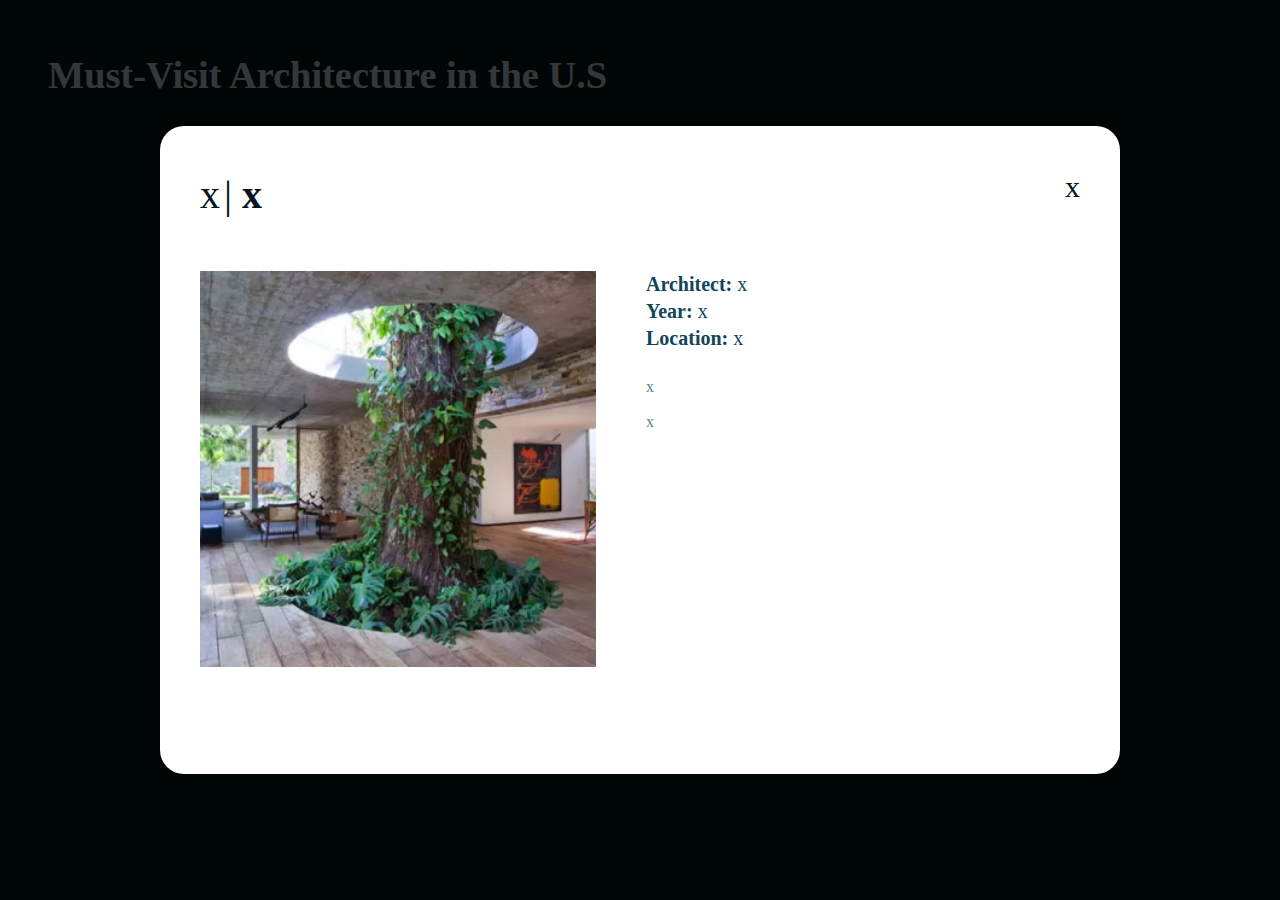
<file: spotlight.html>
<!DOCTYPE html>
<html lang="en">

    <head>
        <meta charset="utf-8"/>
        <title>Must Visit U.S. Architectures</title>
        <link href="style.css" rel="stylesheet" type="text/css"/>
        <script src="functionality.js" type="text/javascript"></script>

        <!-- Bootstrap -->
        <script src="https://ajax.googleapis.com/ajax/libs/jquery/3.6.0/jquery.min.js"></script>
        <script src="https://maxcdn.bootstrapcdn.com/bootstrap/3.4.1/js/bootstrap.min.js"></script>
        <link rel="stylesheet" href="https://maxcdn.bootstrapcdn.com/bootstrap/3.4.1/css/bootstrap.min.css">
        <meta name="viewport" content="width=device-width, initial-scale=1.0">
    </head>
    
    <body id="set-background-color" onload="changeSpotlight(sessionStorage.getItem('id'))">

        <!-- Header -->
        <div id="title">
            <div id="transparent-title">Must-Visit Architecture in the U.S</div>
        </div>

        <!-- Create modal window using Bootstrap -->
        <div class="card">

            <!-- Modal header -->
            <div>
                <span id="building-state">x</span>
                <span id="divider"> | </span>
                <span id="building-name">x</span>
                <a id="cross" href="index.html">x</a>
                <div class="spacer"></div>
                <div class="spacer"></div>
            </div>

            <!-- Modal body -->
            <div class="card-body">

                <!-- Left column: includes image -->
                    <div class="column-left">
                        <a id="building-link" href="https://kimbellart.org/art-architecture/architecture/kahn-building" target="_blank">
                            <img id="main-image" src="assets/PA Big Frame 5.png">
                        </a>
                        
                    </div>

                    </div>

                <!-- Right column: includes text -->
                <div class="column-right">
                    <!-- Quick facts -->
                    <div class="quick-facts">
                        <div>
                            <span class="fact-constant">Architect:</span>
                            <span id="building-architect">x</span>
                        </div>

                        <div>
                            <span class="fact-constant">Year:</span>
                            <span id="building-year">x</span>
                        </div>

                        <div>
                            <span class="fact-constant">Location:</span>
                            <span id="building-location">x</span>
                        </div>

                        <div class="spacer"></div>
                    </div>
                    
                    <!-- Description -->
                    <div id="building-description-1">x</div>
                    <div id="spacer-paragraph"> </div>
                    <div id="building-description-2">x</div>
                </div>
            </div>
        </div>
    
    </body>

</html>
</file>
<file: style.css>
/***************************           Landing Page            *******************************/
#set-background-color {
    background-color: #000507;
}

#title {
    position:sticky;
    margin-top: 48px;
    margin-left: 48px;
    font-family: 'Futura';
    font-size: 3vw;
    font-weight: 700;
    color: #FFFFFF;
}

#responsive-map {
    height: 70vh;
    margin-left: auto;
    margin-right: auto;
    margin-top: 24px;
    display: block;
}

#map-key {
    position: relative;
    margin-left: 48px;
}

#key-title {
    font-family: 'Futura';
    font-weight: 500;
    font-size: 1.5vw;
    color: #FFFFFF;
}

ul {
    list-style-type: none; /* to remove the bullet points */
    padding-top: 1vh;
}

li {
    font-family: 'Futura';
    font-weight: 500;
    font-size: 1.1vw;
    float: left;
}

#high {
    color: #E0F6F6;
    padding-left: 1vw;
}

#low {
    color: #598392;
    padding-right: 1vw;
}

.key-box {
    width: 2vw;
    height: 2vw;
}

#box-low {
    background-color: #E0F6F6;
}

#box-less {
    background-color: #AEC2C3;
}

#box-mid {
    background-color: #598392;
}

#box-high{
    background-color: #124559;
}

/***************************           Map Interaction            *******************************/
/* Reference for the code in this section: https://codepen.io/codecustard/pen/NWpZxey */

path {
    opacity: 30%;
}

.active {
    opacity: 100%;
}

.active:hover {
    fill: #B90202 !important;
    stroke: white !important;
    stroke-width: 2.5px !important;
    cursor: pointer;
    box-shadow: 0 0 5px white;
    transition: .15s ease;
}

/***************************           Spotlight Modal            *******************************/

#background {
    Width: 100%;
    height: 100%;
    background-color: #01161E;
}

#transparent-title {
    opacity: 20%;
}

.card {
    position: fixed;
    width: 960px;
    height: 648px;
    left: 50%;
    top: 50%;
    transform: translate(-50%, -50%);
    
    background: white;
    border-radius: 24px;

    padding: 40px;
    text-align: left;
    position: fixed;
    z-index: 1; /* Sit on top */

    animation: fadeIn 1.5s;
    -webkit-animation: fadeIn 1.5s;
    -moz-animation: fadeIn 1.5s;
    -o-animation: fadeIn 1.5s;
    -ms-animation: fadeIn 1.5s;
}

@keyframes fadeIn {
    0% {opacity:0;}
    100% {opacity:1;}
  }
  
  @-moz-keyframes fadeIn {
    0% {opacity:0;}
    100% {opacity:1;}
  }
  
  @-webkit-keyframes fadeIn {
    0% {opacity:0;}
    100% {opacity:1;}
  }
  
  @-o-keyframes fadeIn {
    0% {opacity:0;}
    100% {opacity:1;}
  }
  
  @-ms-keyframes fadeIn {
    0% {opacity:0;}
    100% {opacity:1;}
  }

#cross {
    float:right;
    font-family: 'Futura';
    font-size: 30px;
    color: #01161E;
    vertical-align:middle;
}

#cross:hover {
    color:#B90202;
    text-decoration: none;
}

.column-left {
    float: left;
    width: 45%;
}

.column-right {
    float: left;
    width: 55%;
    padding-left: 50px;
}

#main-image {
    width: 100%;
}

#image-caption {
    font-style: italic;
    text-align: center;
    padding-top: 12px;
}

#building-state {
    font-family: 'Futura';
    font-size: 40px;
    color: #01161E;
    font-weight: 500;
}

#divider {
    font-family: 'Futura';
    font-size: 40px;
    color: #01161E;
    font-weight: 500;
}

#building-name {    
    font-family: 'Futura';
    font-size: 40px;
    color: #01161E;
    font-weight: 700;
}

.quick-facts {
    font-family: 'Futura';
    font-size: 20px;
    line-height: 27px;
    color: #124559;
    font-weight: 500;
}

.fact-constant {
    font-weight: bold;
}

#building-description-1 {
    font-family: 'Futura';
    font-size: 16px;
    color: #598392;
    font-weight: 500;
}

#building-description-2 {
    font-family: 'Futura';
    font-size: 16px;
    color: #598392;
    font-weight: 500;
}

.spacer {
    height: 24px;
}

#spacer-paragraph {
    height: 12px;
}

#main-image:hover {
    fill: white;
    opacity: 50%;
    transition: .25s ease;
}

/* .column-left #overlay-text {
    position: relative;
    visibility: hidden;
    text-align: center;
}

.column-left:hover #overlay-text {
    visibility: visible;
} /*
</file>
